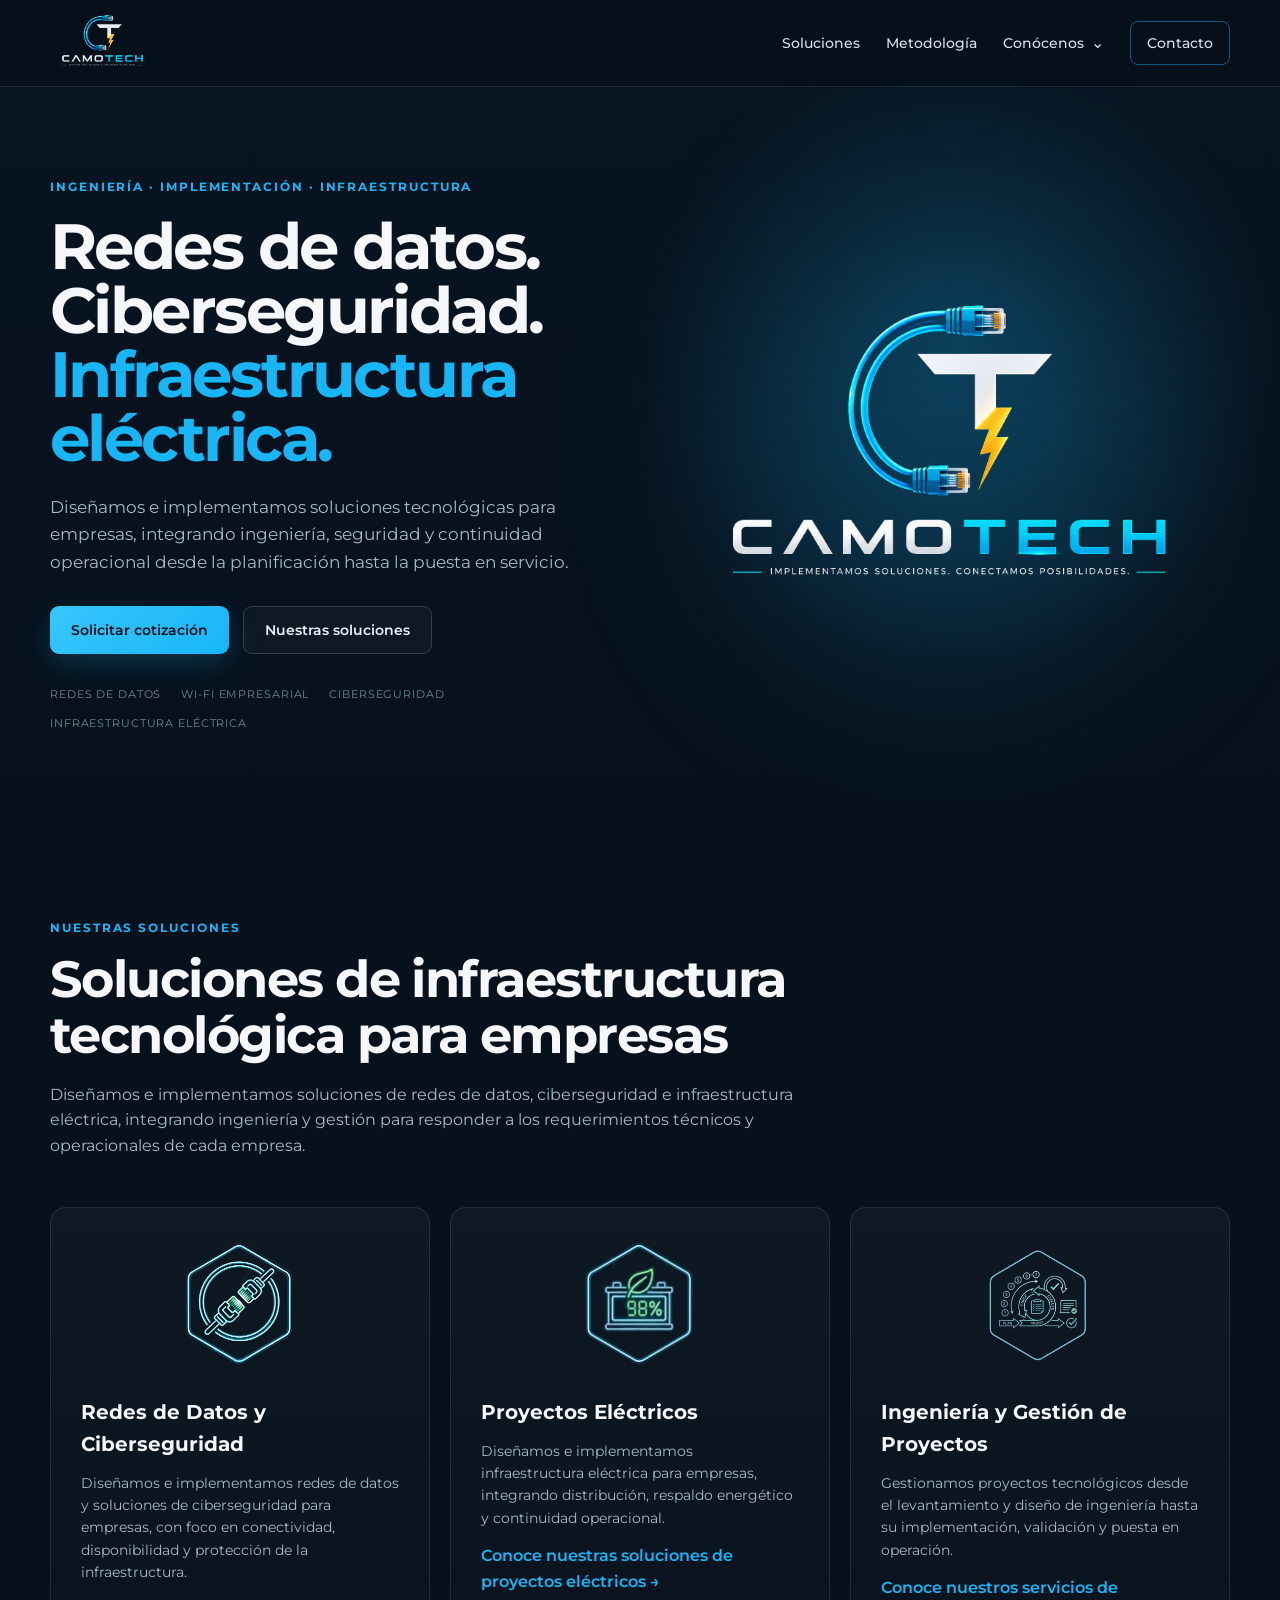
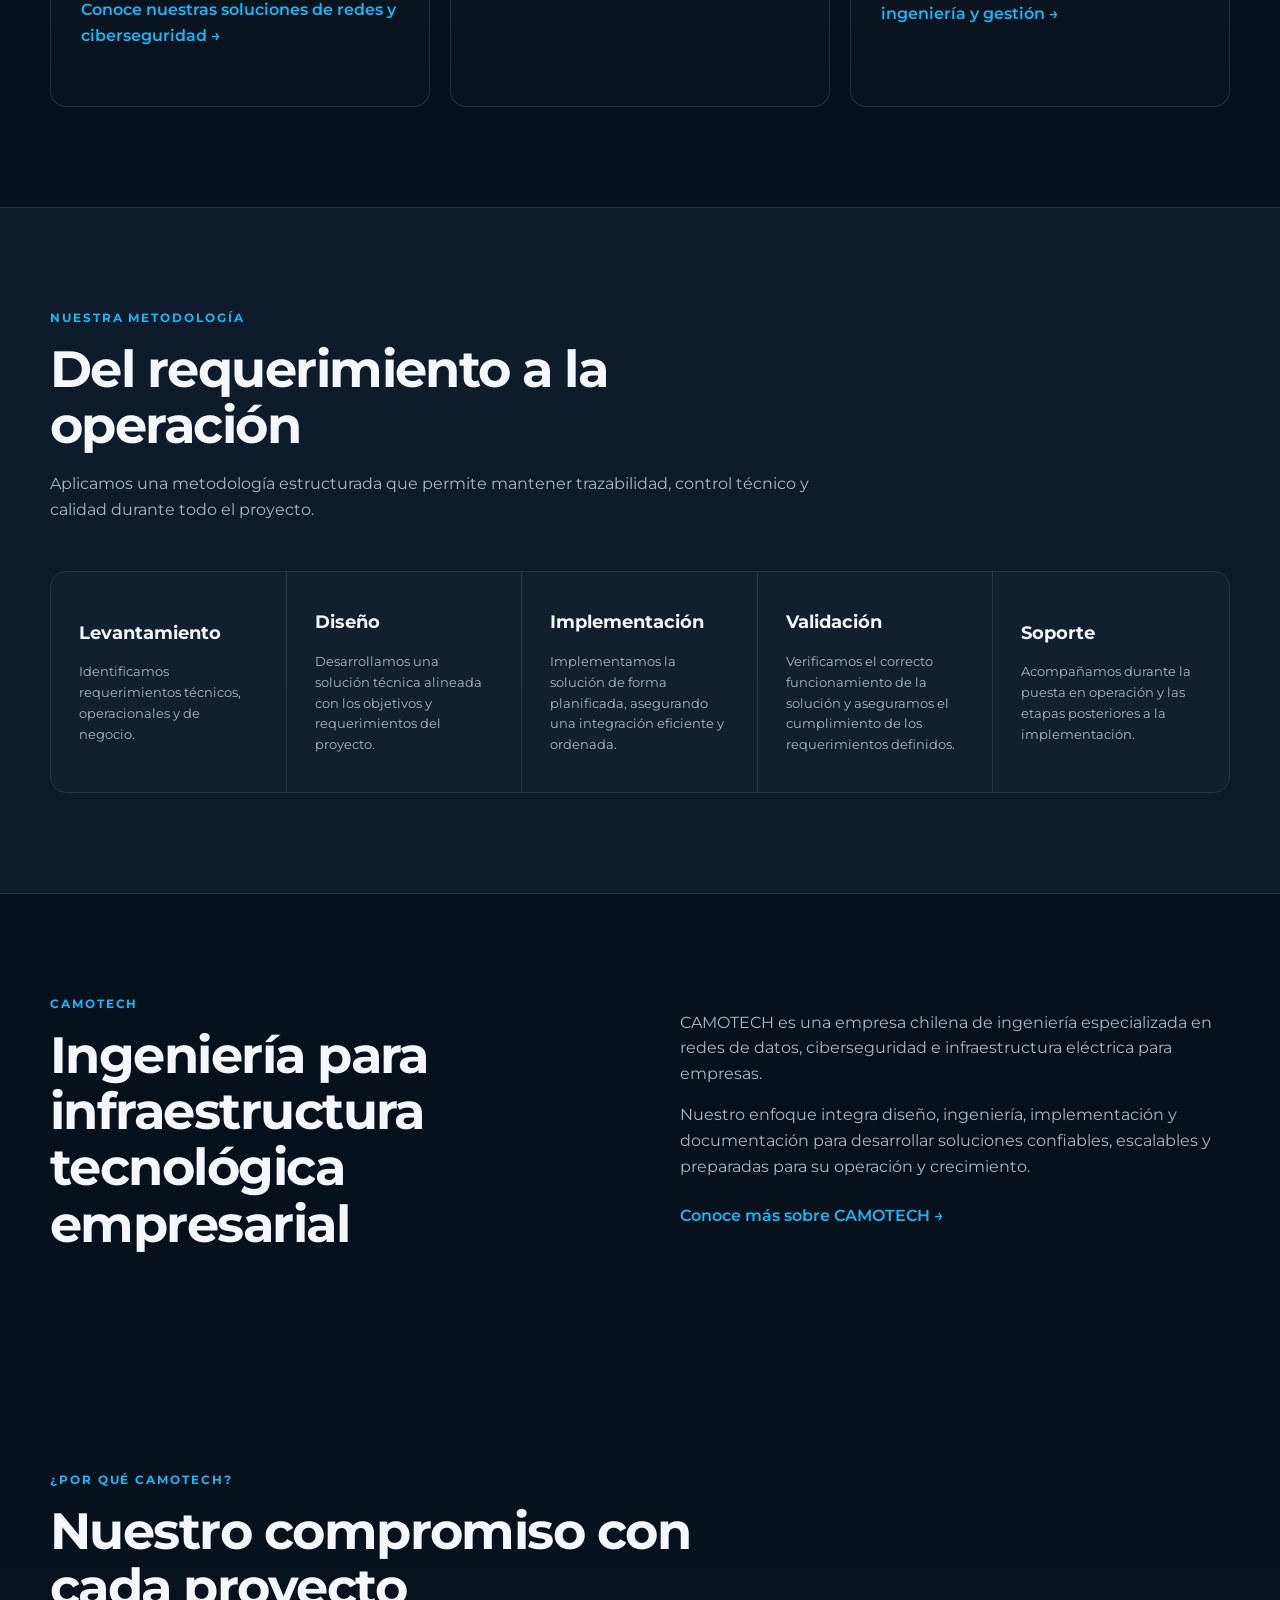
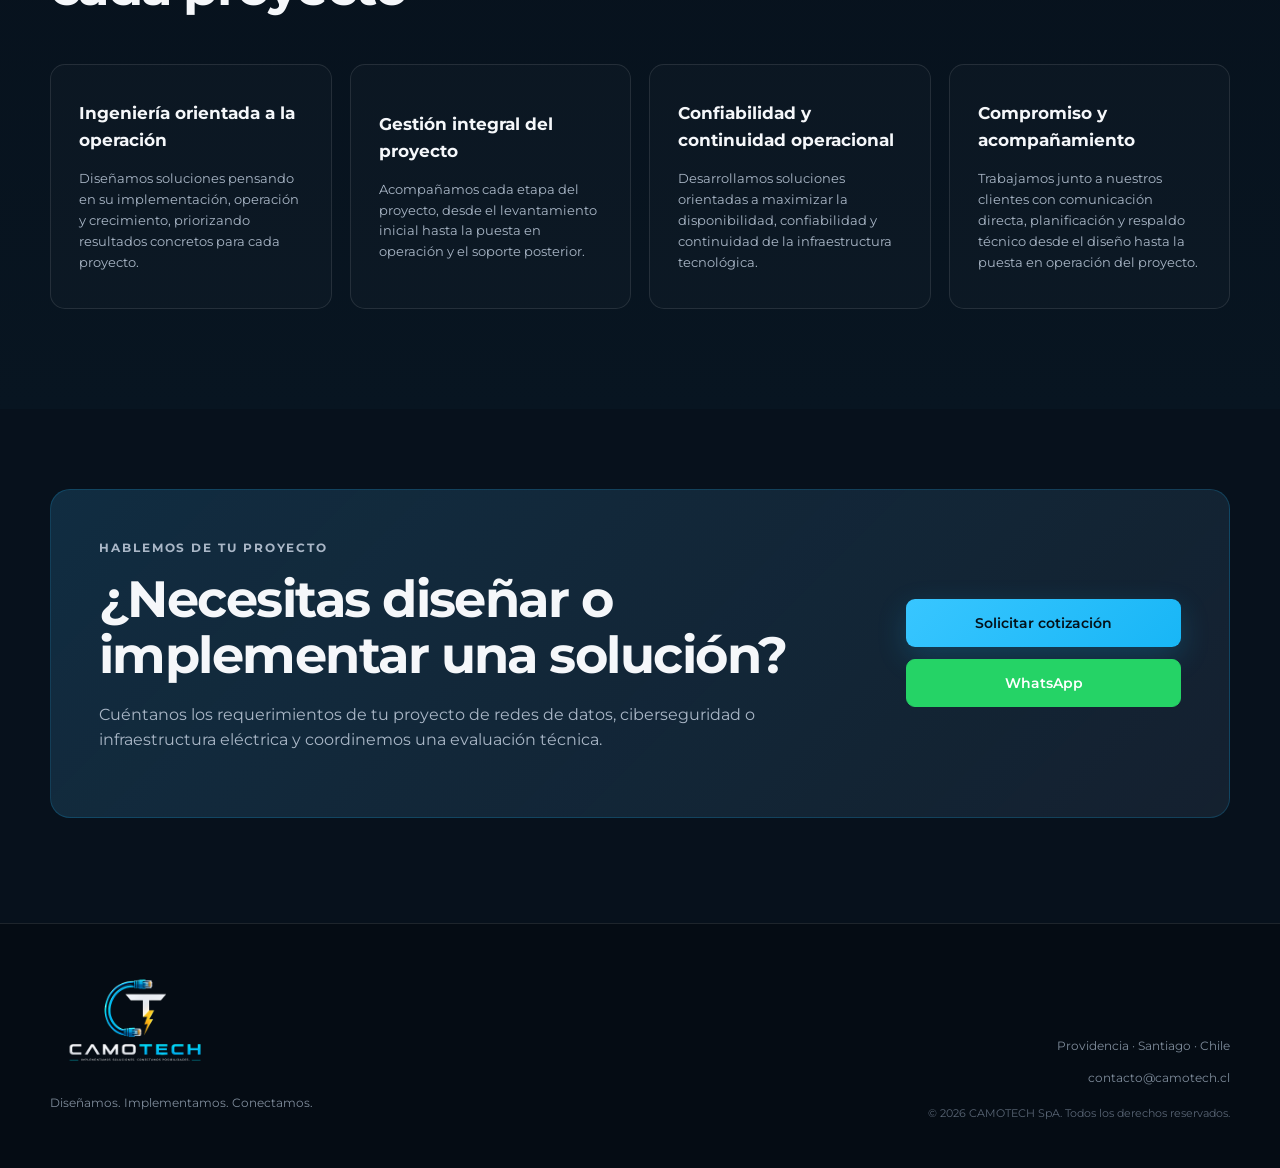
<file: index.html>
<!DOCTYPE html>
<html lang="es">
<head>
  <meta charset="UTF-8" />
  <meta name="viewport" content="width=device-width, initial-scale=1.0" />

  <title>CAMOTECH | Ingeniería de Redes, Telecomunicaciones y Proyectos Eléctricos</title>

  <meta
    name="description"
    content="Desarrollamos proyectos de ingeniería de redes, telecomunicaciones y proyectos eléctricos para empresas, acompañando cada etapa desde el diseño hasta la implementación y soporte."
  />

  <!-- Open Graph -->
  <meta property="og:type" content="website" />
  <meta property="og:url" content="https://camotech.cl/" />
  <meta property="og:title" content="Redes, Ciberseguridad e Infraestructura Eléctrica | CAMOTECH" />
  <meta property="og:description" content="Diseñamos e implementamos redes de datos, seguridad de la información e infraestructura eléctrica para empresas en Chile, desde la ingeniería hasta la puesta en operación." />
  <meta property="og:image" content="https://camotech.cl/og-image.png" />

  <!-- Twitter -->
  <meta name="twitter:card" content="summary_large_image" />
  <meta name="twitter:title" content="Redes, Ciberseguridad e Infraestructura Eléctrica | CAMOTECH" />
  <meta name="twitter:description" content="Diseñamos e implementamos redes de datos, seguridad de la información e infraestructura eléctrica para empresas en Chile, desde la ingeniería hasta la puesta en operación." />
  <meta name="twitter:image" content="https://camotech.cl/og-image.png" />
  <link rel="canonical" href="https://camotech.cl/" />
  <link rel="preconnect" href="https://fonts.googleapis.com" />
  <link rel="preconnect" href="https://fonts.gstatic.com" crossorigin />

  <link
    href="https://fonts.googleapis.com/css2?family=Montserrat:wght@400;500;600;700;800&display=swap"
    rel="stylesheet"
  />

  <!-- Google Analytics -->
  <script async src="https://www.googletagmanager.com/gtag/js?id=G-BHPN498LLK"></script>
  <script>
    window.dataLayer = window.dataLayer || [];
    function gtag(){dataLayer.push(arguments);}
    gtag('js', new Date());
    gtag('config', 'G-BHPN498LLK');
  </script>
<script type="application/ld+json">
{
  "@context": "https://schema.org",
  "@type": "Organization",
  "name": "CAMOTECH SpA",
  "url": "https://camotech.cl/",
  "logo": "https://camotech.cl/logo.png",
  "email": "contacto@camotech.cl",
  "address": {
    "@type": "PostalAddress",
    "addressLocality": "Providencia",
    "addressRegion": "Región Metropolitana",
    "addressCountry": "CL"
  },
  "description": "Empresa chilena de ingeniería de redes, telecomunicaciones, infraestructura tecnológica y proyectos eléctricos para empresas."
}
</script>
  <link rel="stylesheet" href="style.css" />
</head>

<body>
  <!-- HEADER -->
  <header class="header">
    <nav class="nav container">

      <a class="logo" href="#inicio">
        <img src="logo.png" alt="CAMOTECH" />
      </a>

   <div class="nav-links">

  <a href="#servicios">Soluciones</a>

  <a href="#metodologia">Metodología</a>

  <div class="nav-dropdown">

    <button class="nav-dropdown-toggle" type="button">
      Conócenos
      <span class="dropdown-arrow">⌄</span>
    </button>

    <div class="nav-dropdown-menu">

      <a href="quienes-somos.html">
        Quiénes somos
      </a>

      <a href="codigo-etico.html">
        Código Ético
      </a>

      <a href="marcas.html">
        Marcas y tecnologías
      </a>

      <a href="politicas.html">
        Políticas
      </a>

    </div>

  </div>

  <a href="#contacto" class="nav-contact">Contacto</a>

</div>

    </nav>
  </header>


  <main>

    <!-- HERO -->
    <section id="inicio" class="hero">

      <div class="container hero-layout">

        <div class="hero-copy">

          <p class="eyebrow">
            INGENIERÍA · IMPLEMENTACIÓN · INFRAESTRUCTURA
          </p>

        <h1>
            Redes de datos.<br />
            Ciberseguridad.<br />
            <span>Infraestructura eléctrica.</span>
        </h1>

          <p class="hero-text">
            Diseñamos e implementamos soluciones tecnológicas para empresas,
            integrando ingeniería, seguridad y continuidad operacional desde
            la planificación hasta la puesta en servicio.
          </p>

          <div class="hero-actions">

            <a class="btn btn-primary" href="#contacto">
              Solicitar cotización
            </a>

            <a class="btn btn-secondary" href="#servicios">
              Nuestras soluciones
            </a>

          </div>

          <div class="hero-tags">
            <span>Redes de datos</span>
            <span>Wi-Fi empresarial</span>
            <span>Ciberseguridad</span>
            <span>Infraestructura eléctrica</span>
          </div>

        </div>


        <div class="hero-logo">
          <div class="logo-glow"></div>
          <img src="logo.png" alt="Logo CAMOTECH" />
        </div>

      </div>

    </section>


    <!-- SOLUCIONES -->
    <section id="servicios" class="section">

      <div class="container">

        <div class="section-header">

          <p class="eyebrow">
            NUESTRAS SOLUCIONES
          </p>

          <h2>
            Soluciones de infraestructura tecnológica para empresas
          </h2>

        <p>
          Diseñamos e implementamos soluciones de redes de datos, ciberseguridad
          e infraestructura eléctrica, integrando ingeniería y gestión para
          responder a los requerimientos técnicos y operacionales de cada empresa.
        </p>
        </div>


        <div class="service-grid">

          <!-- REDES -->
          <article class="service-card">

            <div class="service-icon">
              <img src="redes.png" alt="Redes y Telecomunicaciones" />
            </div>

            <h3>
              Redes de Datos y Ciberseguridad
            </h3>

            <p>
              Diseñamos e implementamos redes de datos y soluciones de
              ciberseguridad para empresas, con foco en conectividad,
              disponibilidad y protección de la infraestructura.
            </p>
             
          <a class="inline-link" href="redes-datos-ciberseguridad.html">
            Conoce nuestras soluciones de redes y ciberseguridad →
          </a>
          </article>


          <!-- PROYECTOS ELÉCTRICOS -->
          <article class="service-card">

            <div class="service-icon">
              <img src="electricidad.png" alt="Proyectos Eléctricos" />
            </div>

            <h3>
              Proyectos Eléctricos
            </h3>

           <p>
            <p>
            Diseñamos e implementamos infraestructura eléctrica para empresas,
            integrando distribución, respaldo energético y continuidad operacional.
          </p>


        
              <a class="inline-link" href="proyectos-electricos.html">
                Conoce nuestras soluciones de proyectos eléctricos →
              </a>
          </article>


          <!-- INGENIERÍA -->
          <article class="service-card">

            <div class="service-icon">
              <img src="Ingenieria.png" alt="Ingeniería y Gestión de Proyectos" />
            </div>

            <h3>
              Ingeniería y Gestión de Proyectos
            </h3>

          <p>
              Gestionamos proyectos tecnológicos desde el levantamiento y diseño
              de ingeniería hasta su implementación, validación y puesta en operación.
            </p>

        
            <a class="inline-link" href="ingenieria-gestion-proyectos.html">
              Conoce nuestros servicios de ingeniería y gestión →
            </a>
          </article>

        </div>

      </div>

    </section>


    <!-- METODOLOGÍA -->
    <section id="metodologia" class="method">

      <div class="container">

        <div class="section-header method-heading">

          <p class="eyebrow">
            NUESTRA METODOLOGÍA
          </p>

          <h2>
            Del requerimiento a la operación
          </h2>

          <p>
            Aplicamos una metodología estructurada que permite mantener
            trazabilidad, control técnico y calidad durante todo el proyecto.
          </p>

        </div>


        <div class="method-grid">

          <div class="method-step">
            <h3>Levantamiento</h3>
            <p>
              Identificamos requerimientos técnicos, operacionales y de negocio.
            </p>
          </div>

          <div class="method-step">
            <h3>Diseño</h3>
            <p>
              Desarrollamos una solución técnica alineada con los objetivos y
              requerimientos del proyecto.
            </p>
          </div>

          <div class="method-step">
            <h3>Implementación</h3>
            <p>
              Implementamos la solución de forma planificada, asegurando una
              integración eficiente y ordenada.
            </p>
          </div>

          <div class="method-step">
            <h3>Validación</h3>
            <p>
              Verificamos el correcto funcionamiento de la solución y aseguramos
              el cumplimiento de los requerimientos definidos.
            </p>
          </div>

          <div class="method-step">
            <h3>Soporte</h3>
            <p>
              Acompañamos durante la puesta en operación y las etapas posteriores
              a la implementación.
            </p>
          </div>

        </div>

      </div>

    </section>


    <!-- NOSOTROS -->
    <section id="nosotros" class="section about">

      <div class="container about-layout">

        <div>
          <p class="eyebrow">CAMOTECH</p>
          <h2>Ingeniería para infraestructura tecnológica empresarial</h2>
        </div>

        <div class="about-text">

          <p>
            CAMOTECH es una empresa chilena de ingeniería especializada en
            redes de datos, ciberseguridad e infraestructura eléctrica para
            empresas.
          </p> 

           <p>
            Nuestro enfoque integra diseño, ingeniería, implementación y
            documentación para desarrollar soluciones confiables, escalables
            y preparadas para su operación y crecimiento.
          </p>
      <a class="inline-link" href="quienes-somos.html">
        Conoce más sobre CAMOTECH →
      </a>
        </div>

      </div>

    </section>


    <!-- POR QUÉ CAMOTECH -->
    <section class="section why">

      <div class="container">

        <div class="section-header">

          <p class="eyebrow">
            ¿POR QUÉ CAMOTECH?
          </p>

          <h2>
            Nuestro compromiso con cada proyecto
          </h2>

        </div>


        <div class="why-grid">

          <article class="why-card">

            <h3>
              Ingeniería orientada a la operación
            </h3>

            <p>
              Diseñamos soluciones pensando en su implementación, operación y
              crecimiento, priorizando resultados concretos para cada proyecto.
            </p>

          </article>


          <article class="why-card">

            <h3>
              Gestión integral del proyecto
            </h3>

            <p>
              Acompañamos cada etapa del proyecto, desde el levantamiento inicial
              hasta la puesta en operación y el soporte posterior.
            </p>

          </article>


          <article class="why-card">

            <h3>
              Confiabilidad y continuidad operacional
            </h3>

            <p>
              Desarrollamos soluciones orientadas a maximizar la disponibilidad,
              confiabilidad y continuidad de la infraestructura tecnológica.
            </p>

          </article>


          <article class="why-card">

            <h3>
              Compromiso y acompañamiento
            </h3>

            <p>
              Trabajamos junto a nuestros clientes con comunicación directa,
              planificación y respaldo técnico desde el diseño hasta la puesta
              en operación del proyecto.
            </p>

          </article>

        </div>

      </div>

    </section>


    <!-- CONTACTO -->
    <section id="contacto" class="contact">

      <div class="container contact-box">

        <div>

          <p class="eyebrow">
            HABLEMOS DE TU PROYECTO
          </p>

          <h2>
            ¿Necesitas diseñar o implementar una solución?
          </h2>

          <p>
         <p>
            Cuéntanos los requerimientos de tu proyecto de redes de datos,
            ciberseguridad o infraestructura eléctrica y coordinemos una
            evaluación técnica.
          </p>
          </p>

        </div>


     <div class="contact-actions">

  <a
    class="btn btn-primary"
    href="mailto:contacto@camotech.cl?subject=Solicitud%20de%20cotización%20CAMOTECH"
  >
    Solicitar cotización
  </a>

  <a
    class="btn btn-whatsapp"
    href="https://wa.me/56978053548?text=Hola%2C%20quiero%20consultar%20por%20los%20servicios%20de%20CAMOTECH"
    target="_blank"
    rel="noopener noreferrer"
  >
    WhatsApp
  </a>

</div>

      </div>

    </section>

  </main>


  <!-- FOOTER -->
  <footer>

    <div class="container footer-content">

      <div class="footer-brand">

        <img src="logo.png" alt="CAMOTECH" />

        <p>
          Diseñamos. Implementamos. Conectamos.
        </p>

      </div>


      <div class="footer-info">

        <p>
          Providencia · Santiago · Chile
        </p>

        <p>
          contacto@camotech.cl
        </p>

        <small>
          © 2026 CAMOTECH SpA. Todos los derechos reservados.
        </small>

      </div>

    </div>

  </footer>

 </body>
</html>
</file>
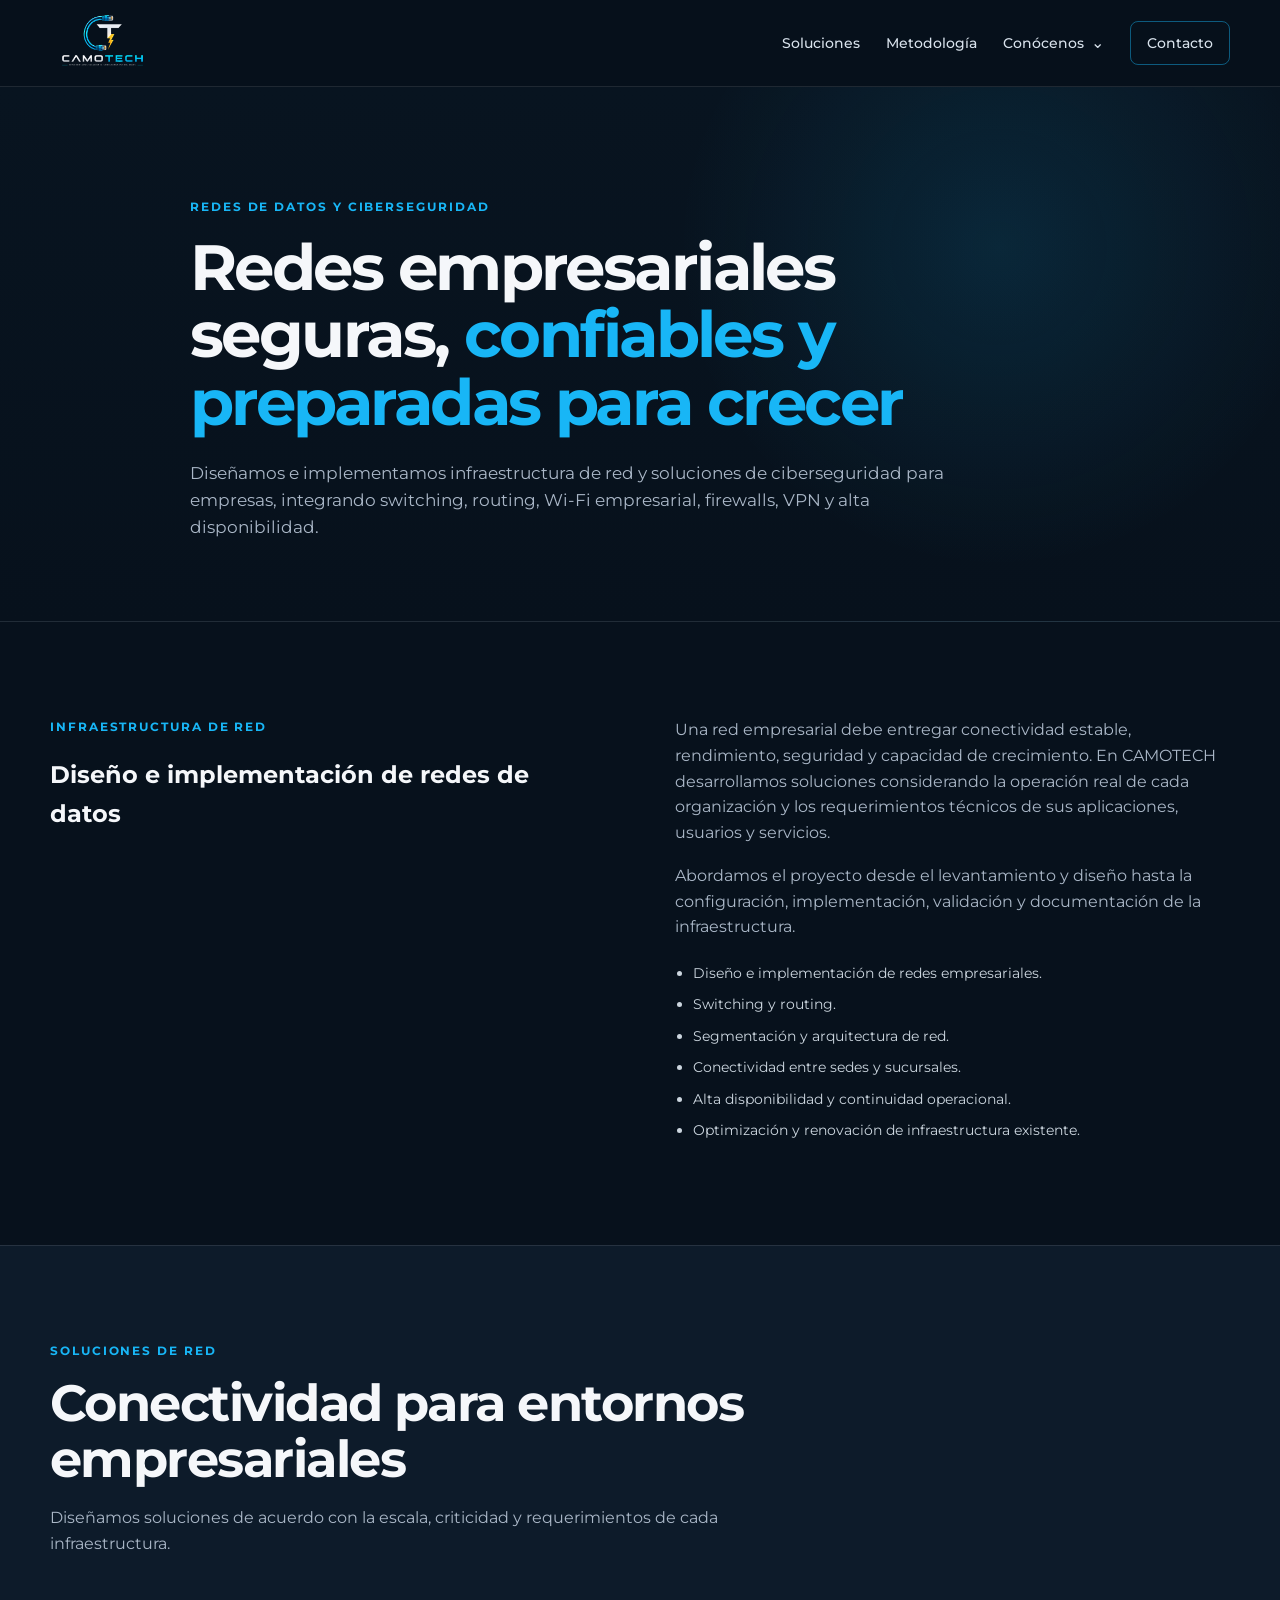
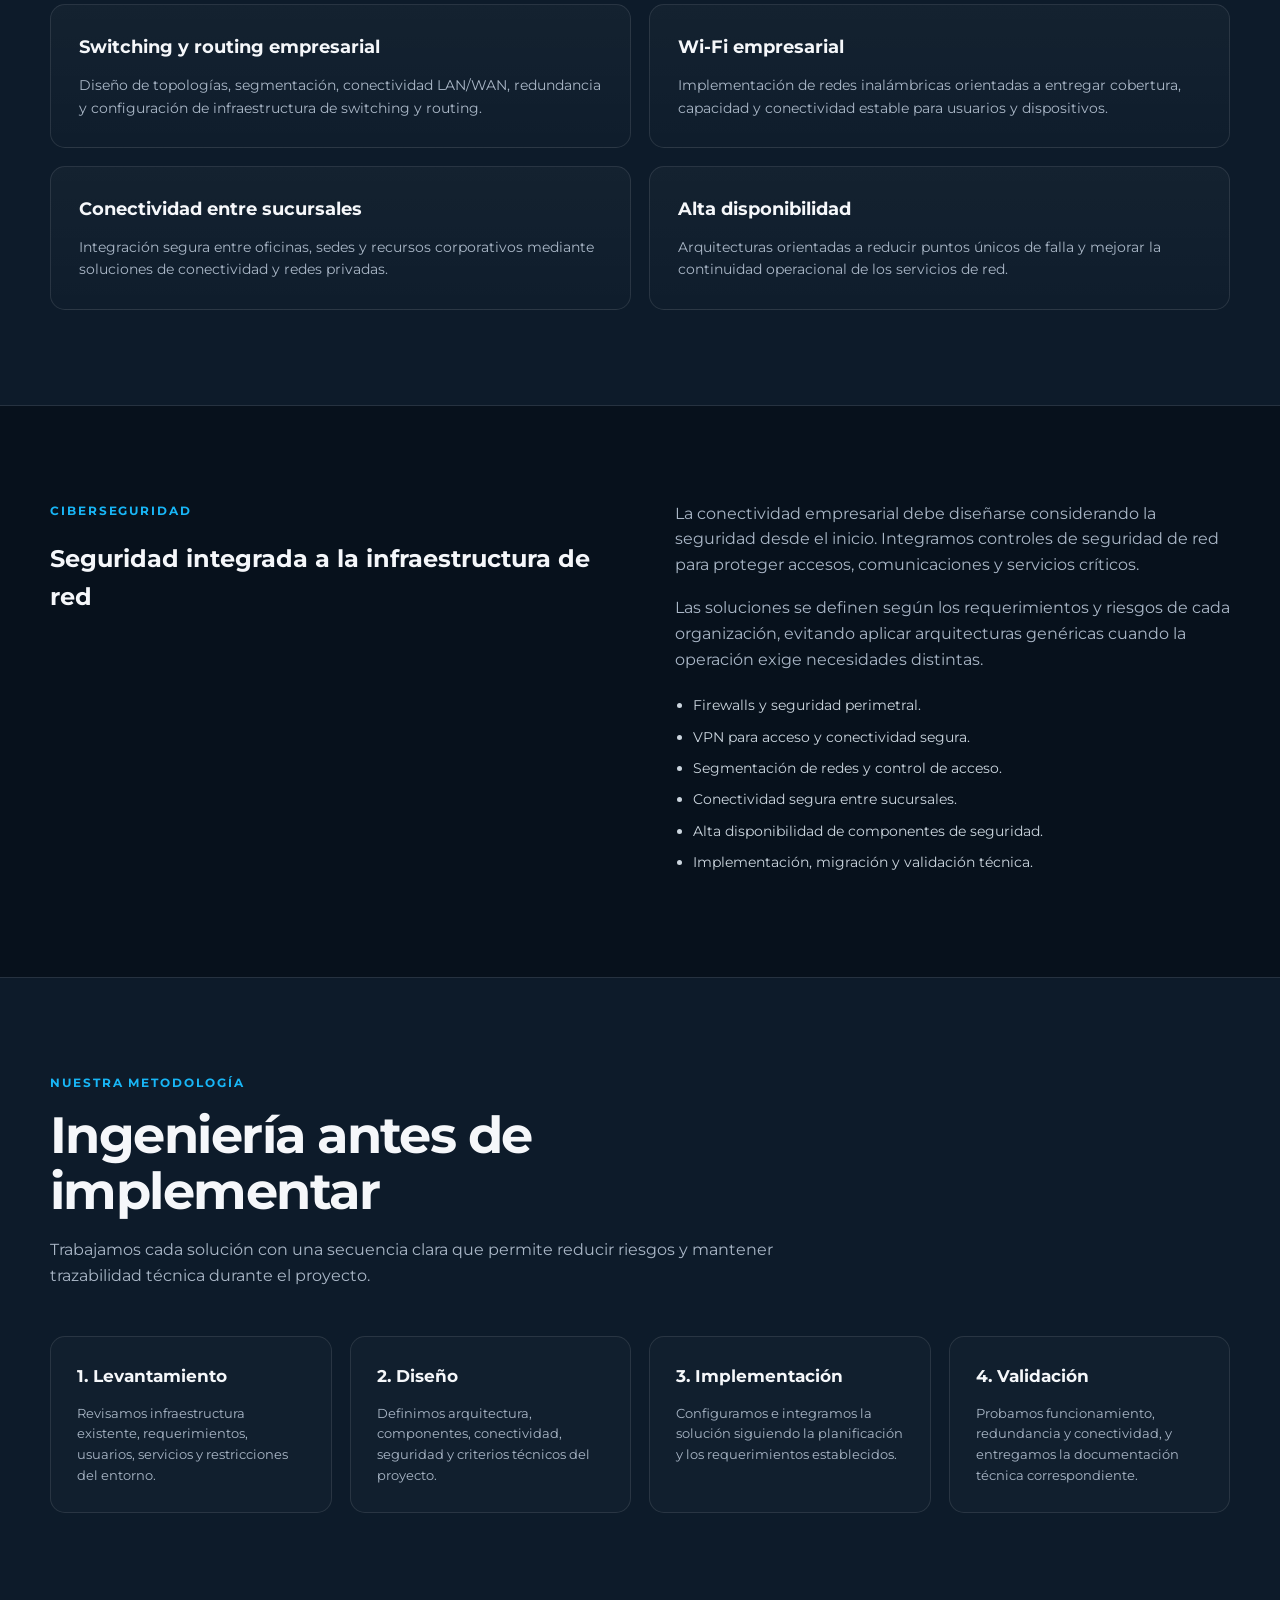
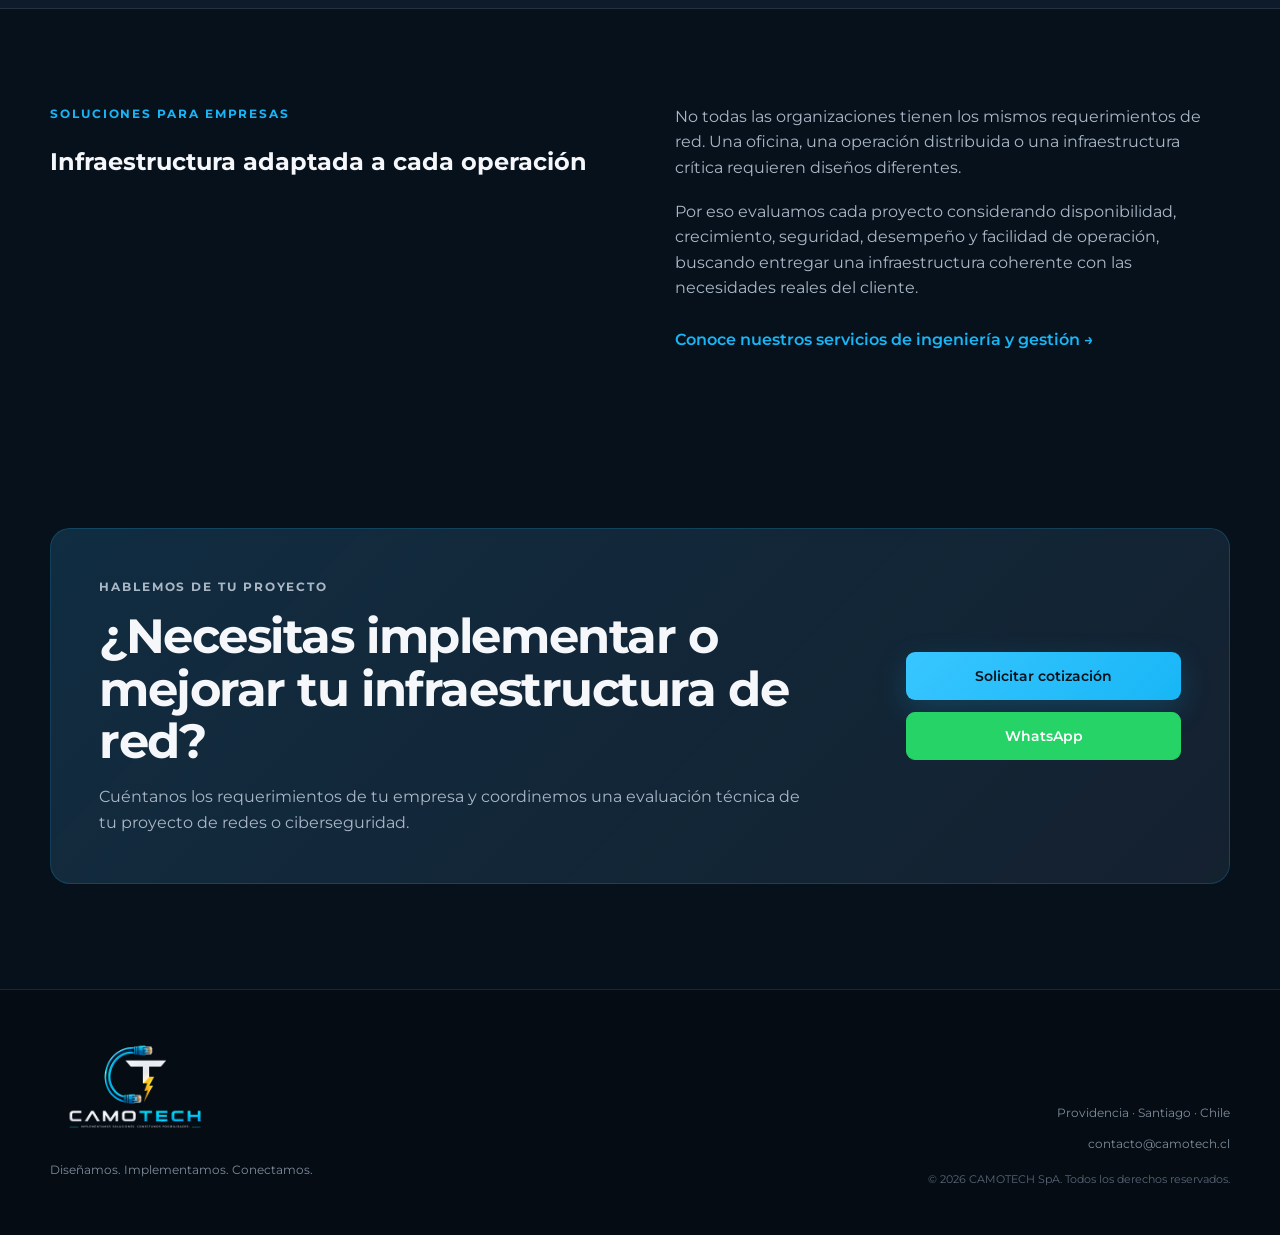
<file: camotech-redes-datos-ciberseguridad.html>
<!DOCTYPE html>
<html lang="es">
<head>
  <meta charset="UTF-8" />
  <meta name="viewport" content="width=device-width, initial-scale=1.0" />

  <title>Redes de Datos y Ciberseguridad para Empresas | CAMOTECH</title>
  <meta name="description" content="Diseñamos e implementamos redes de datos, Wi-Fi empresarial, firewalls, VPN y soluciones de ciberseguridad para empresas en Chile." />
  <link rel="canonical" href="https://camotech.cl/redes-datos-ciberseguridad.html" />

  <meta property="og:type" content="website" />
  <meta property="og:url" content="https://camotech.cl/redes-datos-ciberseguridad.html" />
  <meta property="og:title" content="Redes de Datos y Ciberseguridad para Empresas | CAMOTECH" />
  <meta property="og:description" content="Diseñamos e implementamos redes de datos, Wi-Fi empresarial, firewalls, VPN y soluciones de ciberseguridad para empresas en Chile." />
  <meta property="og:image" content="https://camotech.cl/og-image.png" />

  <meta name="twitter:card" content="summary_large_image" />
  <meta name="twitter:title" content="Redes de Datos y Ciberseguridad para Empresas | CAMOTECH" />
  <meta name="twitter:description" content="Diseñamos e implementamos redes de datos, Wi-Fi empresarial, firewalls, VPN y soluciones de ciberseguridad para empresas en Chile." />
  <meta name="twitter:image" content="https://camotech.cl/og-image.png" />

  <link rel="preconnect" href="https://fonts.googleapis.com" />
  <link rel="preconnect" href="https://fonts.gstatic.com" crossorigin />
  <link href="https://fonts.googleapis.com/css2?family=Montserrat:wght@400;500;600;700;800&display=swap" rel="stylesheet" />

  <script async src="https://www.googletagmanager.com/gtag/js?id=G-BHPN498LLK"></script>
  <script>
    window.dataLayer = window.dataLayer || [];
    function gtag(){dataLayer.push(arguments);}
    gtag('js', new Date());
    gtag('config', 'G-BHPN498LLK');
  </script>

  <script type="application/ld+json">
  {
    "@context": "https://schema.org",
    "@type": "Service",
    "name": "Redes de Datos y Ciberseguridad para Empresas",
    "provider": {
      "@type": "Organization",
      "name": "CAMOTECH SpA",
      "url": "https://camotech.cl/"
    },
    "areaServed": {
      "@type": "Country",
      "name": "Chile"
    },
    "serviceType": [
      "Redes de datos",
      "Wi-Fi empresarial",
      "Ciberseguridad",
      "Firewalls",
      "VPN",
      "Conectividad entre sucursales"
    ],
    "url": "https://camotech.cl/redes-datos-ciberseguridad.html",
    "description": "Diseño e implementación de redes de datos y soluciones de ciberseguridad para empresas en Chile."
  }
  </script>

  <link rel="stylesheet" href="style.css" />

  <style>
    .page-hero{padding:110px 0 80px;background:radial-gradient(circle at 78% 30%,rgba(24,182,246,.12),transparent 30%),linear-gradient(180deg,#081420 0%,#07111c 100%);border-bottom:1px solid var(--line)}
    .page-hero-content{max-width:900px}
    .page-hero h1{margin:18px 0 24px;font-size:clamp(42px,5vw,68px);line-height:1.05;letter-spacing:-.04em}
    .page-hero h1 span{color:var(--cyan)}
    .page-hero-text{max-width:780px;margin:0;color:var(--muted);font-size:17px}
    .content-section{padding:95px 0}
    .content-section.alt{background:var(--bg2);border-top:1px solid var(--line);border-bottom:1px solid var(--line)}
    .content-grid{display:grid;grid-template-columns:1fr 1fr;gap:70px;align-items:start}
    .content-copy p{color:var(--muted);margin:0 0 18px}
    .solution-grid{display:grid;grid-template-columns:repeat(2,1fr);gap:18px;margin-top:38px}
    .solution-card{padding:28px;border:1px solid var(--line);border-radius:15px;background:linear-gradient(180deg,rgba(255,255,255,.03),rgba(255,255,255,.012))}
    .solution-card h3{margin:0 0 12px;font-size:18px}
    .solution-card p{margin:0;color:var(--muted);font-size:14px}
    .detail-list{margin:22px 0 0;padding-left:18px;color:#ccd6df;font-size:14px}
    .detail-list li{margin-bottom:9px}
    .process-grid{display:grid;grid-template-columns:repeat(4,1fr);gap:18px;margin-top:38px}
    .process-card{padding:26px;border:1px solid var(--line);border-radius:15px;background:rgba(255,255,255,.018)}
    .process-card h3{margin:0 0 12px;font-size:17px}
    .process-card p{margin:0;color:var(--muted);font-size:13px}
    .inline-link{display:inline-block;margin-top:8px;color:var(--cyan);font-weight:600;transition:.2s}
    .inline-link:hover{color:var(--cyan2)}
    .service-cta{padding:80px 0 105px}
    .service-cta-box{padding:48px;display:flex;justify-content:space-between;align-items:center;gap:40px;border:1px solid rgba(24,182,246,.20);border-radius:20px;background:linear-gradient(135deg,rgba(24,182,246,.10),rgba(255,255,255,.015)),var(--panel)}
    .service-cta-box h2{margin:14px 0 16px;font-size:clamp(32px,4vw,48px);line-height:1.1;letter-spacing:-.03em}
    .service-cta-box p{margin:0;color:var(--muted);max-width:720px}
    @media(max-width:980px){.content-grid{grid-template-columns:1fr;gap:28px}.solution-grid{grid-template-columns:1fr}.process-grid{grid-template-columns:1fr 1fr}.service-cta-box{flex-direction:column;align-items:flex-start}}
    @media(max-width:700px){.page-hero{padding:90px 0 65px}.page-hero h1{font-size:42px}.content-section{padding:76px 0}.process-grid{grid-template-columns:1fr}.service-cta-box{padding:32px 24px}}
  </style>
</head>

<body>
  <header class="header">
    <nav class="nav container">
      <a class="logo" href="index.html#inicio"><img src="logo.png" alt="CAMOTECH" /></a>

      <div class="nav-links">
        <a href="index.html#servicios">Soluciones</a>
        <a href="index.html#metodologia">Metodología</a>

        <div class="nav-dropdown">
          <button class="nav-dropdown-toggle" type="button">
            Conócenos
            <span class="dropdown-arrow">⌄</span>
          </button>
          <div class="nav-dropdown-menu">
            <a href="quienes-somos.html">Quiénes somos</a>
            <a href="codigo-etico.html">Código Ético</a>
            <a href="marcas.html">Marcas y tecnologías</a>
            <a href="politicas.html">Políticas</a>
          </div>
        </div>

        <a href="index.html#contacto" class="nav-contact">Contacto</a>
      </div>
    </nav>
  </header>

  <main>
    <section class="page-hero">
      <div class="container page-hero-content">
        <p class="eyebrow">REDES DE DATOS Y CIBERSEGURIDAD</p>
        <h1>Redes empresariales seguras, <span>confiables y preparadas para crecer</span></h1>
        <p class="page-hero-text">
          Diseñamos e implementamos infraestructura de red y soluciones de ciberseguridad para empresas, integrando switching, routing, Wi-Fi empresarial, firewalls, VPN y alta disponibilidad.
        </p>
      </div>
    </section>

    <section class="content-section">
      <div class="container content-grid">
        <div>
          <p class="eyebrow">INFRAESTRUCTURA DE RED</p>
          <h2>Diseño e implementación de redes de datos</h2>
        </div>
        <div class="content-copy">
          <p>Una red empresarial debe entregar conectividad estable, rendimiento, seguridad y capacidad de crecimiento. En CAMOTECH desarrollamos soluciones considerando la operación real de cada organización y los requerimientos técnicos de sus aplicaciones, usuarios y servicios.</p>
          <p>Abordamos el proyecto desde el levantamiento y diseño hasta la configuración, implementación, validación y documentación de la infraestructura.</p>
          <ul class="detail-list">
            <li>Diseño e implementación de redes empresariales.</li>
            <li>Switching y routing.</li>
            <li>Segmentación y arquitectura de red.</li>
            <li>Conectividad entre sedes y sucursales.</li>
            <li>Alta disponibilidad y continuidad operacional.</li>
            <li>Optimización y renovación de infraestructura existente.</li>
          </ul>
        </div>
      </div>
    </section>

    <section class="content-section alt">
      <div class="container">
        <div class="section-header">
          <p class="eyebrow">SOLUCIONES DE RED</p>
          <h2>Conectividad para entornos empresariales</h2>
          <p>Diseñamos soluciones de acuerdo con la escala, criticidad y requerimientos de cada infraestructura.</p>
        </div>

        <div class="solution-grid">
          <article class="solution-card">
            <h3>Switching y routing empresarial</h3>
            <p>Diseño de topologías, segmentación, conectividad LAN/WAN, redundancia y configuración de infraestructura de switching y routing.</p>
          </article>

          <article class="solution-card">
            <h3>Wi-Fi empresarial</h3>
            <p>Implementación de redes inalámbricas orientadas a entregar cobertura, capacidad y conectividad estable para usuarios y dispositivos.</p>
          </article>

          <article class="solution-card">
            <h3>Conectividad entre sucursales</h3>
            <p>Integración segura entre oficinas, sedes y recursos corporativos mediante soluciones de conectividad y redes privadas.</p>
          </article>

          <article class="solution-card">
            <h3>Alta disponibilidad</h3>
            <p>Arquitecturas orientadas a reducir puntos únicos de falla y mejorar la continuidad operacional de los servicios de red.</p>
          </article>
        </div>
      </div>
    </section>

    <section class="content-section">
      <div class="container content-grid">
        <div>
          <p class="eyebrow">CIBERSEGURIDAD</p>
          <h2>Seguridad integrada a la infraestructura de red</h2>
        </div>
        <div class="content-copy">
          <p>La conectividad empresarial debe diseñarse considerando la seguridad desde el inicio. Integramos controles de seguridad de red para proteger accesos, comunicaciones y servicios críticos.</p>
          <p>Las soluciones se definen según los requerimientos y riesgos de cada organización, evitando aplicar arquitecturas genéricas cuando la operación exige necesidades distintas.</p>
          <ul class="detail-list">
            <li>Firewalls y seguridad perimetral.</li>
            <li>VPN para acceso y conectividad segura.</li>
            <li>Segmentación de redes y control de acceso.</li>
            <li>Conectividad segura entre sucursales.</li>
            <li>Alta disponibilidad de componentes de seguridad.</li>
            <li>Implementación, migración y validación técnica.</li>
          </ul>
        </div>
      </div>
    </section>

    <section class="content-section alt">
      <div class="container">
        <div class="section-header">
          <p class="eyebrow">NUESTRA METODOLOGÍA</p>
          <h2>Ingeniería antes de implementar</h2>
          <p>Trabajamos cada solución con una secuencia clara que permite reducir riesgos y mantener trazabilidad técnica durante el proyecto.</p>
        </div>

        <div class="process-grid">
          <article class="process-card">
            <h3>1. Levantamiento</h3>
            <p>Revisamos infraestructura existente, requerimientos, usuarios, servicios y restricciones del entorno.</p>
          </article>
          <article class="process-card">
            <h3>2. Diseño</h3>
            <p>Definimos arquitectura, componentes, conectividad, seguridad y criterios técnicos del proyecto.</p>
          </article>
          <article class="process-card">
            <h3>3. Implementación</h3>
            <p>Configuramos e integramos la solución siguiendo la planificación y los requerimientos establecidos.</p>
          </article>
          <article class="process-card">
            <h3>4. Validación</h3>
            <p>Probamos funcionamiento, redundancia y conectividad, y entregamos la documentación técnica correspondiente.</p>
          </article>
        </div>
      </div>
    </section>

    <section class="content-section">
      <div class="container content-grid">
        <div>
          <p class="eyebrow">SOLUCIONES PARA EMPRESAS</p>
          <h2>Infraestructura adaptada a cada operación</h2>
        </div>
        <div class="content-copy">
          <p>No todas las organizaciones tienen los mismos requerimientos de red. Una oficina, una operación distribuida o una infraestructura crítica requieren diseños diferentes.</p>
          <p>Por eso evaluamos cada proyecto considerando disponibilidad, crecimiento, seguridad, desempeño y facilidad de operación, buscando entregar una infraestructura coherente con las necesidades reales del cliente.</p>
          <a class="inline-link" href="ingenieria-gestion-proyectos.html">Conoce nuestros servicios de ingeniería y gestión →</a>
        </div>
      </div>
    </section>

    <section class="service-cta">
      <div class="container service-cta-box">
        <div>
          <p class="eyebrow">HABLEMOS DE TU PROYECTO</p>
          <h2>¿Necesitas implementar o mejorar tu infraestructura de red?</h2>
          <p>Cuéntanos los requerimientos de tu empresa y coordinemos una evaluación técnica de tu proyecto de redes o ciberseguridad.</p>
        </div>

        <div class="contact-actions">
          <a class="btn btn-primary" href="mailto:contacto@camotech.cl?subject=Proyecto%20de%20redes%20y%20ciberseguridad%20CAMOTECH">Solicitar cotización</a>
          <a class="btn btn-whatsapp" href="https://wa.me/56978053548?text=Hola%2C%20quiero%20consultar%20por%20un%20proyecto%20de%20redes%20o%20ciberseguridad%20con%20CAMOTECH" target="_blank" rel="noopener noreferrer">WhatsApp</a>
        </div>
      </div>
    </section>
  </main>

  <footer>
    <div class="container footer-content">
      <div class="footer-brand">
        <img src="logo.png" alt="CAMOTECH" />
        <p>Diseñamos. Implementamos. Conectamos.</p>
      </div>
      <div class="footer-info">
        <p>Providencia · Santiago · Chile</p>
        <p>contacto@camotech.cl</p>
        <small>© 2026 CAMOTECH SpA. Todos los derechos reservados.</small>
      </div>
    </div>
  </footer>
</body>
</html>
</file>
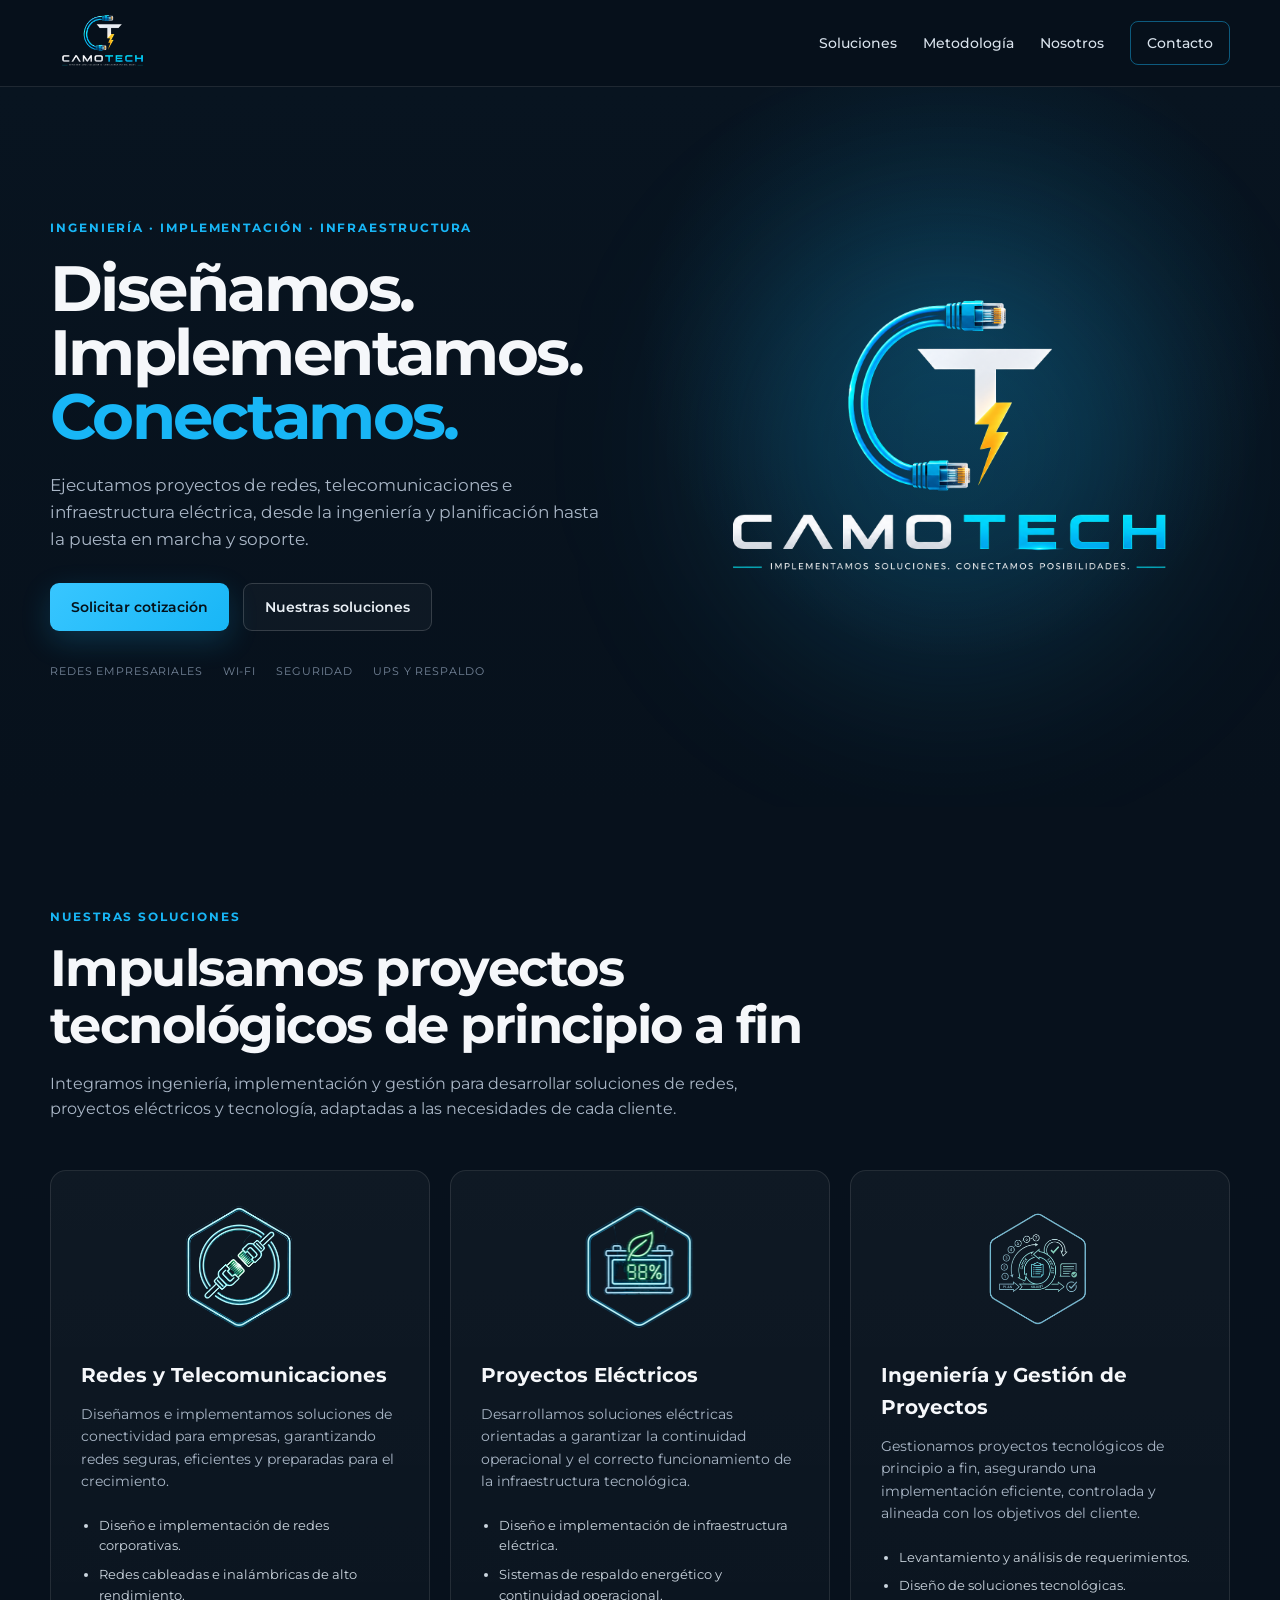
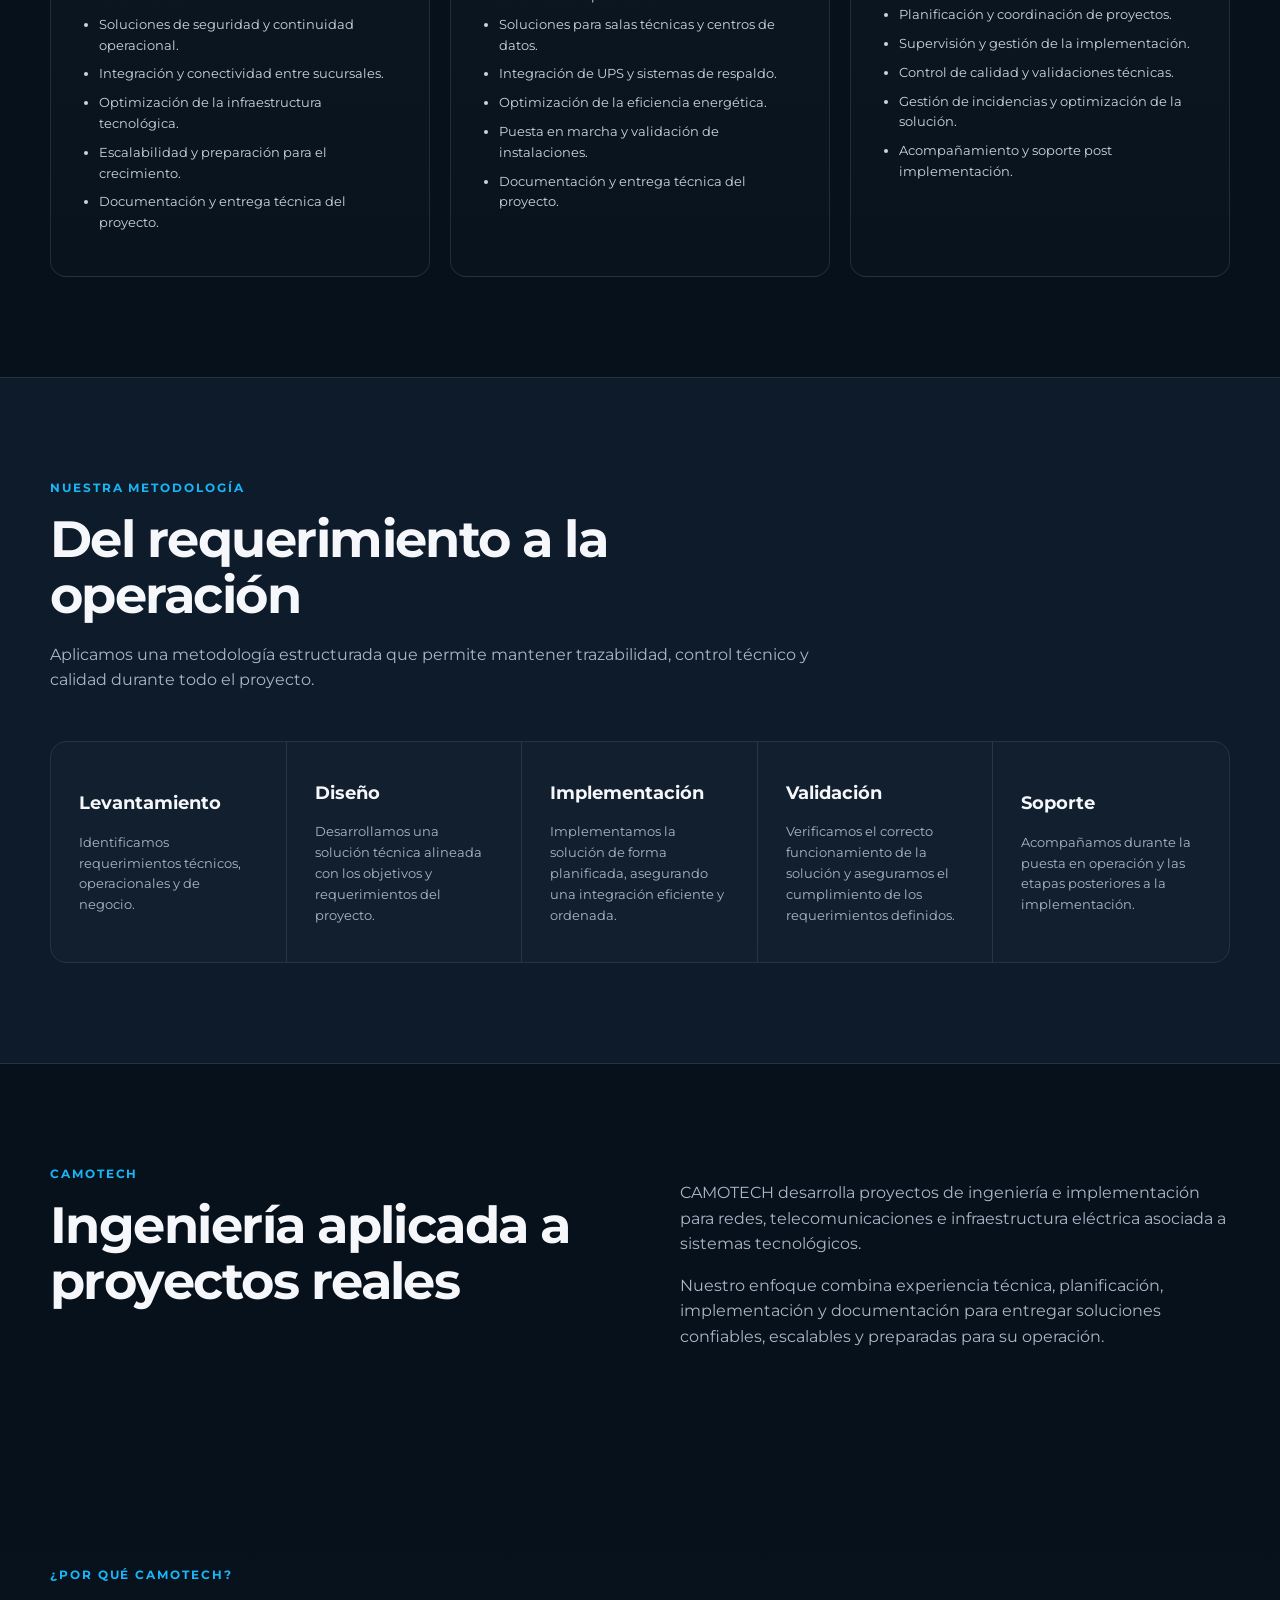
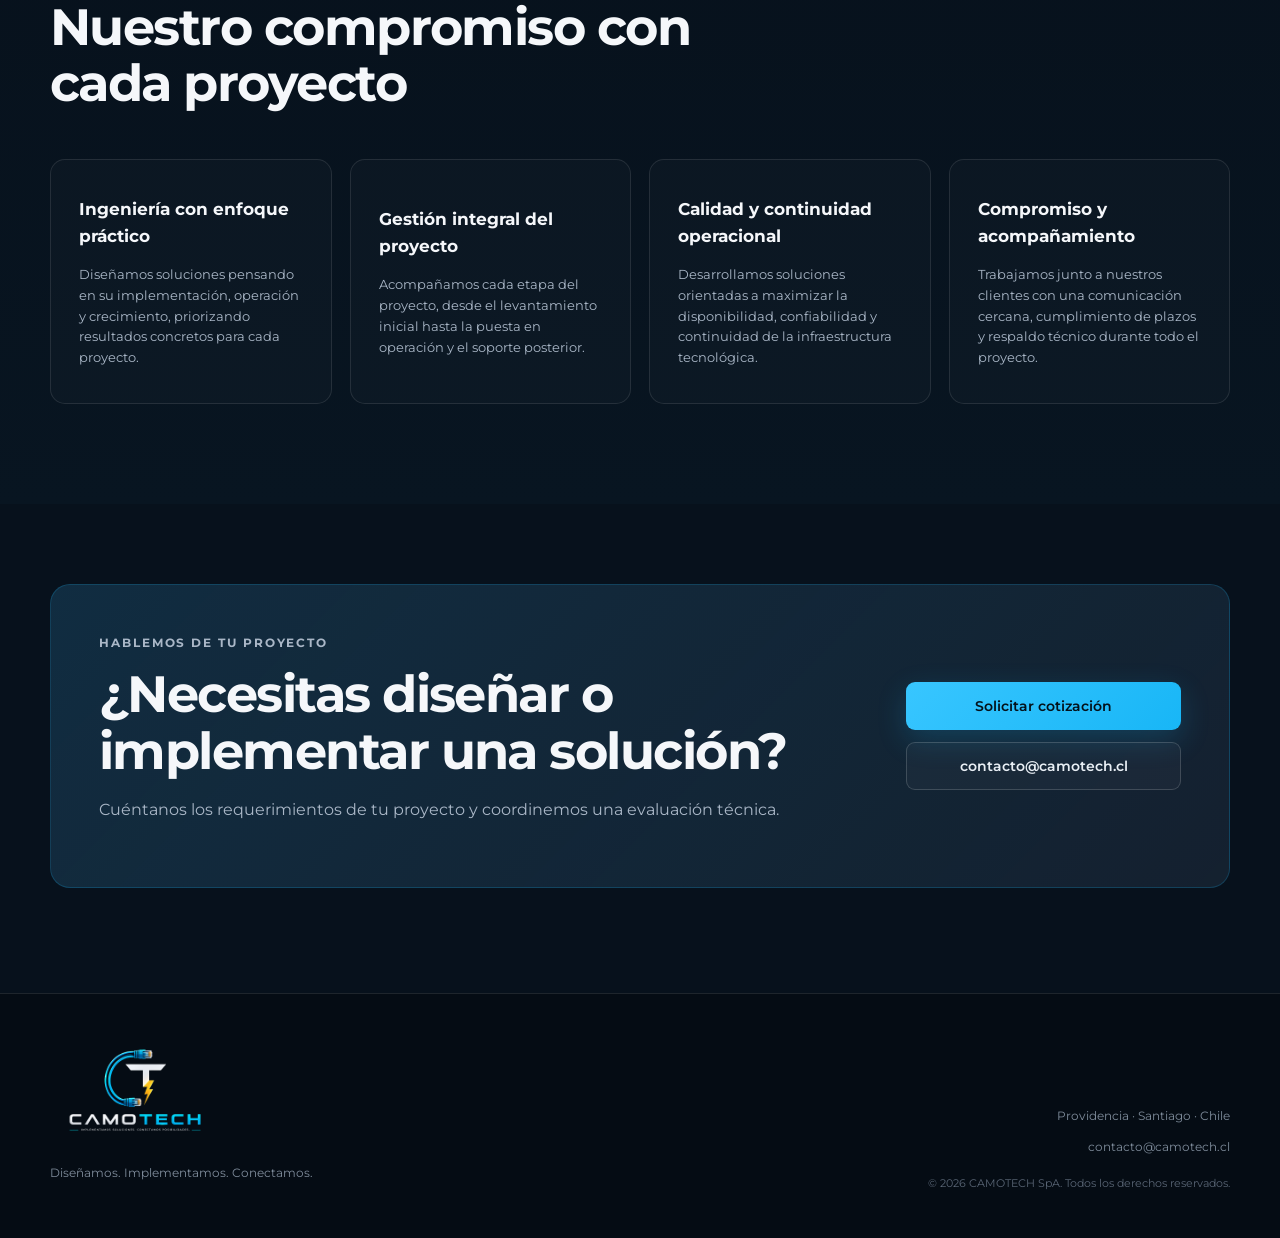
<file: index_camotech_actualizado.html>
<!DOCTYPE html>
<html lang="es">
<head>
  <meta charset="UTF-8" />
  <meta name="viewport" content="width=device-width, initial-scale=1.0" />
  <title>CAMOTECH | Ingeniería e Implementación de Proyectos</title>
  <meta
    name="description"
    content="CAMOTECH diseña e implementa soluciones de redes, telecomunicaciones, proyectos eléctricos e ingeniería para empresas."
  />
  <link rel="preconnect" href="https://fonts.googleapis.com">
  <link rel="preconnect" href="https://fonts.gstatic.com" crossorigin>
  <link
    href="https://fonts.googleapis.com/css2?family=Montserrat:wght@400;500;600;700;800&display=swap"
    rel="stylesheet"
  />
  <link rel="stylesheet" href="style.css" />
</head>

<body>

  <!-- HEADER -->
  <header class="header">
    <nav class="nav container">

      <a class="logo" href="#inicio">
        <img src="logo.png" alt="CAMOTECH" />
      </a>

      <div class="nav-links">
        <a href="#servicios">Soluciones</a>
        <a href="#metodologia">Metodología</a>
        <a href="#nosotros">Nosotros</a>
        <a href="#contacto" class="nav-contact">Contacto</a>
      </div>

    </nav>
  </header>


  <main>

    <!-- HERO -->
    <section id="inicio" class="hero">

      <div class="container hero-layout">

        <div class="hero-copy">

          <p class="eyebrow">
            INGENIERÍA · IMPLEMENTACIÓN · INFRAESTRUCTURA
          </p>

          <h1>
            Diseñamos.<br />
            Implementamos.<br />
            <span>Conectamos.</span>
          </h1>

          <p class="hero-text">
            Ejecutamos proyectos de redes, telecomunicaciones e infraestructura
            eléctrica, desde la ingeniería y planificación hasta la puesta en
            marcha y soporte.
          </p>

          <div class="hero-actions">

            <a class="btn btn-primary" href="#contacto">
              Solicitar cotización
            </a>

            <a class="btn btn-secondary" href="#servicios">
              Nuestras soluciones
            </a>

          </div>

          <div class="hero-tags">
            <span>Redes empresariales</span>
            <span>Wi-Fi</span>
            <span>Seguridad</span>
            <span>UPS y respaldo</span>
          </div>

        </div>


        <div class="hero-logo">
          <div class="logo-glow"></div>
          <img src="logo.png" alt="Logo CAMOTECH" />
        </div>

      </div>

    </section>


    <!-- SOLUCIONES -->
    <section id="servicios" class="section">

      <div class="container">

        <div class="section-header">

          <p class="eyebrow">
            NUESTRAS SOLUCIONES
          </p>

          <h2>
            Impulsamos proyectos tecnológicos de principio a fin
          </h2>

          <p>
            Integramos ingeniería, implementación y gestión para desarrollar
            soluciones de redes, proyectos eléctricos y tecnología, adaptadas
            a las necesidades de cada cliente.
          </p>

        </div>


        <div class="service-grid">

          <!-- REDES -->
          <article class="service-card">

            <div class="service-icon">
              <img src="redes.png" alt="Redes y Telecomunicaciones" />
            </div>

            <h3>
              Redes y Telecomunicaciones
            </h3>

            <p>
              Diseñamos e implementamos soluciones de conectividad para empresas,
              garantizando redes seguras, eficientes y preparadas para el crecimiento.
            </p>

            <ul>
              <li>Diseño e implementación de redes corporativas.</li>
              <li>Redes cableadas e inalámbricas de alto rendimiento.</li>
              <li>Soluciones de seguridad y continuidad operacional.</li>
              <li>Integración y conectividad entre sucursales.</li>
              <li>Optimización de la infraestructura tecnológica.</li>
              <li>Escalabilidad y preparación para el crecimiento.</li>
              <li>Documentación y entrega técnica del proyecto.</li>
            </ul>

          </article>


          <!-- PROYECTOS ELÉCTRICOS -->
          <article class="service-card">

            <div class="service-icon">
              <img src="electricidad.png" alt="Proyectos Eléctricos" />
            </div>

            <h3>
              Proyectos Eléctricos
            </h3>

            <p>
              Desarrollamos soluciones eléctricas orientadas a garantizar la
              continuidad operacional y el correcto funcionamiento de la
              infraestructura tecnológica.
            </p>

            <ul>
              <li>Diseño e implementación de infraestructura eléctrica.</li>
              <li>Sistemas de respaldo energético y continuidad operacional.</li>
              <li>Soluciones para salas técnicas y centros de datos.</li>
              <li>Integración de UPS y sistemas de respaldo.</li>
              <li>Optimización de la eficiencia energética.</li>
              <li>Puesta en marcha y validación de instalaciones.</li>
              <li>Documentación y entrega técnica del proyecto.</li>
            </ul>

          </article>


          <!-- INGENIERÍA -->
          <article class="service-card">

            <div class="service-icon">
              <img src="Ingenieria.png" alt="Ingeniería y Gestión de Proyectos" />
            </div>

            <h3>
              Ingeniería y Gestión de Proyectos
            </h3>

            <p>
              Gestionamos proyectos tecnológicos de principio a fin, asegurando
              una implementación eficiente, controlada y alineada con los
              objetivos del cliente.
            </p>

            <ul>
              <li>Levantamiento y análisis de requerimientos.</li>
              <li>Diseño de soluciones tecnológicas.</li>
              <li>Planificación y coordinación de proyectos.</li>
              <li>Supervisión y gestión de la implementación.</li>
              <li>Control de calidad y validaciones técnicas.</li>
              <li>Gestión de incidencias y optimización de la solución.</li>
              <li>Acompañamiento y soporte post implementación.</li>
            </ul>

          </article>

        </div>

      </div>

    </section>


    <!-- METODOLOGÍA -->
    <section id="metodologia" class="method">

      <div class="container">

        <div class="section-header method-heading">

          <p class="eyebrow">
            NUESTRA METODOLOGÍA
          </p>

          <h2>
            Del requerimiento a la operación
          </h2>

          <p>
            Aplicamos una metodología estructurada que permite mantener
            trazabilidad, control técnico y calidad durante todo el proyecto.
          </p>

        </div>


        <div class="method-grid">

          <div class="method-step">
            <h3>Levantamiento</h3>
            <p>
              Identificamos requerimientos técnicos, operacionales y de negocio.
            </p>
          </div>

          <div class="method-step">
            <h3>Diseño</h3>
            <p>
              Desarrollamos una solución técnica alineada con los objetivos y
              requerimientos del proyecto.
            </p>
          </div>

          <div class="method-step">
            <h3>Implementación</h3>
            <p>
              Implementamos la solución de forma planificada, asegurando una
              integración eficiente y ordenada.
            </p>
          </div>

          <div class="method-step">
            <h3>Validación</h3>
            <p>
              Verificamos el correcto funcionamiento de la solución y aseguramos
              el cumplimiento de los requerimientos definidos.
            </p>
          </div>

          <div class="method-step">
            <h3>Soporte</h3>
            <p>
              Acompañamos durante la puesta en operación y las etapas posteriores
              a la implementación.
            </p>
          </div>

        </div>

      </div>

    </section>


    <!-- NOSOTROS -->
    <section id="nosotros" class="section about">

      <div class="container about-layout">

        <div>
          <p class="eyebrow">CAMOTECH</p>
          <h2>Ingeniería aplicada a proyectos reales</h2>
        </div>

        <div class="about-text">

          <p>
            CAMOTECH desarrolla proyectos de ingeniería e implementación para
            redes, telecomunicaciones e infraestructura eléctrica asociada a
            sistemas tecnológicos.
          </p>

          <p>
            Nuestro enfoque combina experiencia técnica, planificación,
            implementación y documentación para entregar soluciones confiables,
            escalables y preparadas para su operación.
          </p>

        </div>

      </div>

    </section>


    <!-- POR QUÉ CAMOTECH -->
    <section class="section why">

      <div class="container">

        <div class="section-header">

          <p class="eyebrow">
            ¿POR QUÉ CAMOTECH?
          </p>

          <h2>
            Nuestro compromiso con cada proyecto
          </h2>

        </div>


        <div class="why-grid">

          <article class="why-card">

            <h3>
              Ingeniería con enfoque práctico
            </h3>

            <p>
              Diseñamos soluciones pensando en su implementación, operación y
              crecimiento, priorizando resultados concretos para cada proyecto.
            </p>

          </article>


          <article class="why-card">

            <h3>
              Gestión integral del proyecto
            </h3>

            <p>
              Acompañamos cada etapa del proyecto, desde el levantamiento inicial
              hasta la puesta en operación y el soporte posterior.
            </p>

          </article>


          <article class="why-card">

            <h3>
              Calidad y continuidad operacional
            </h3>

            <p>
              Desarrollamos soluciones orientadas a maximizar la disponibilidad,
              confiabilidad y continuidad de la infraestructura tecnológica.
            </p>

          </article>


          <article class="why-card">

            <h3>
              Compromiso y acompañamiento
            </h3>

            <p>
              Trabajamos junto a nuestros clientes con una comunicación cercana,
              cumplimiento de plazos y respaldo técnico durante todo el proyecto.
            </p>

          </article>

        </div>

      </div>

    </section>


    <!-- CONTACTO -->
    <section id="contacto" class="contact">

      <div class="container contact-box">

        <div>

          <p class="eyebrow">
            HABLEMOS DE TU PROYECTO
          </p>

          <h2>
            ¿Necesitas diseñar o implementar una solución?
          </h2>

          <p>
            Cuéntanos los requerimientos de tu proyecto y coordinemos una
            evaluación técnica.
          </p>

        </div>


        <div class="contact-actions">

          <a
            class="btn btn-primary"
            href="mailto:contacto@camotech.cl?subject=Solicitud%20de%20cotización%20CAMOTECH"
          >
            Solicitar cotización
          </a>

          <a
            class="btn btn-secondary"
            href="mailto:contacto@camotech.cl"
          >
            contacto@camotech.cl
          </a>

        </div>

      </div>

    </section>

  </main>


  <!-- FOOTER -->
  <footer>

    <div class="container footer-content">

      <div class="footer-brand">

        <img src="logo.png" alt="CAMOTECH" />

        <p>
          Diseñamos. Implementamos. Conectamos.
        </p>

      </div>


      <div class="footer-info">

        <p>
          Providencia · Santiago · Chile
        </p>

        <p>
          contacto@camotech.cl
        </p>

        <small>
          © 2026 CAMOTECH SpA. Todos los derechos reservados.
        </small>

      </div>

    </div>

  </footer>

</body>
</html>
</file>
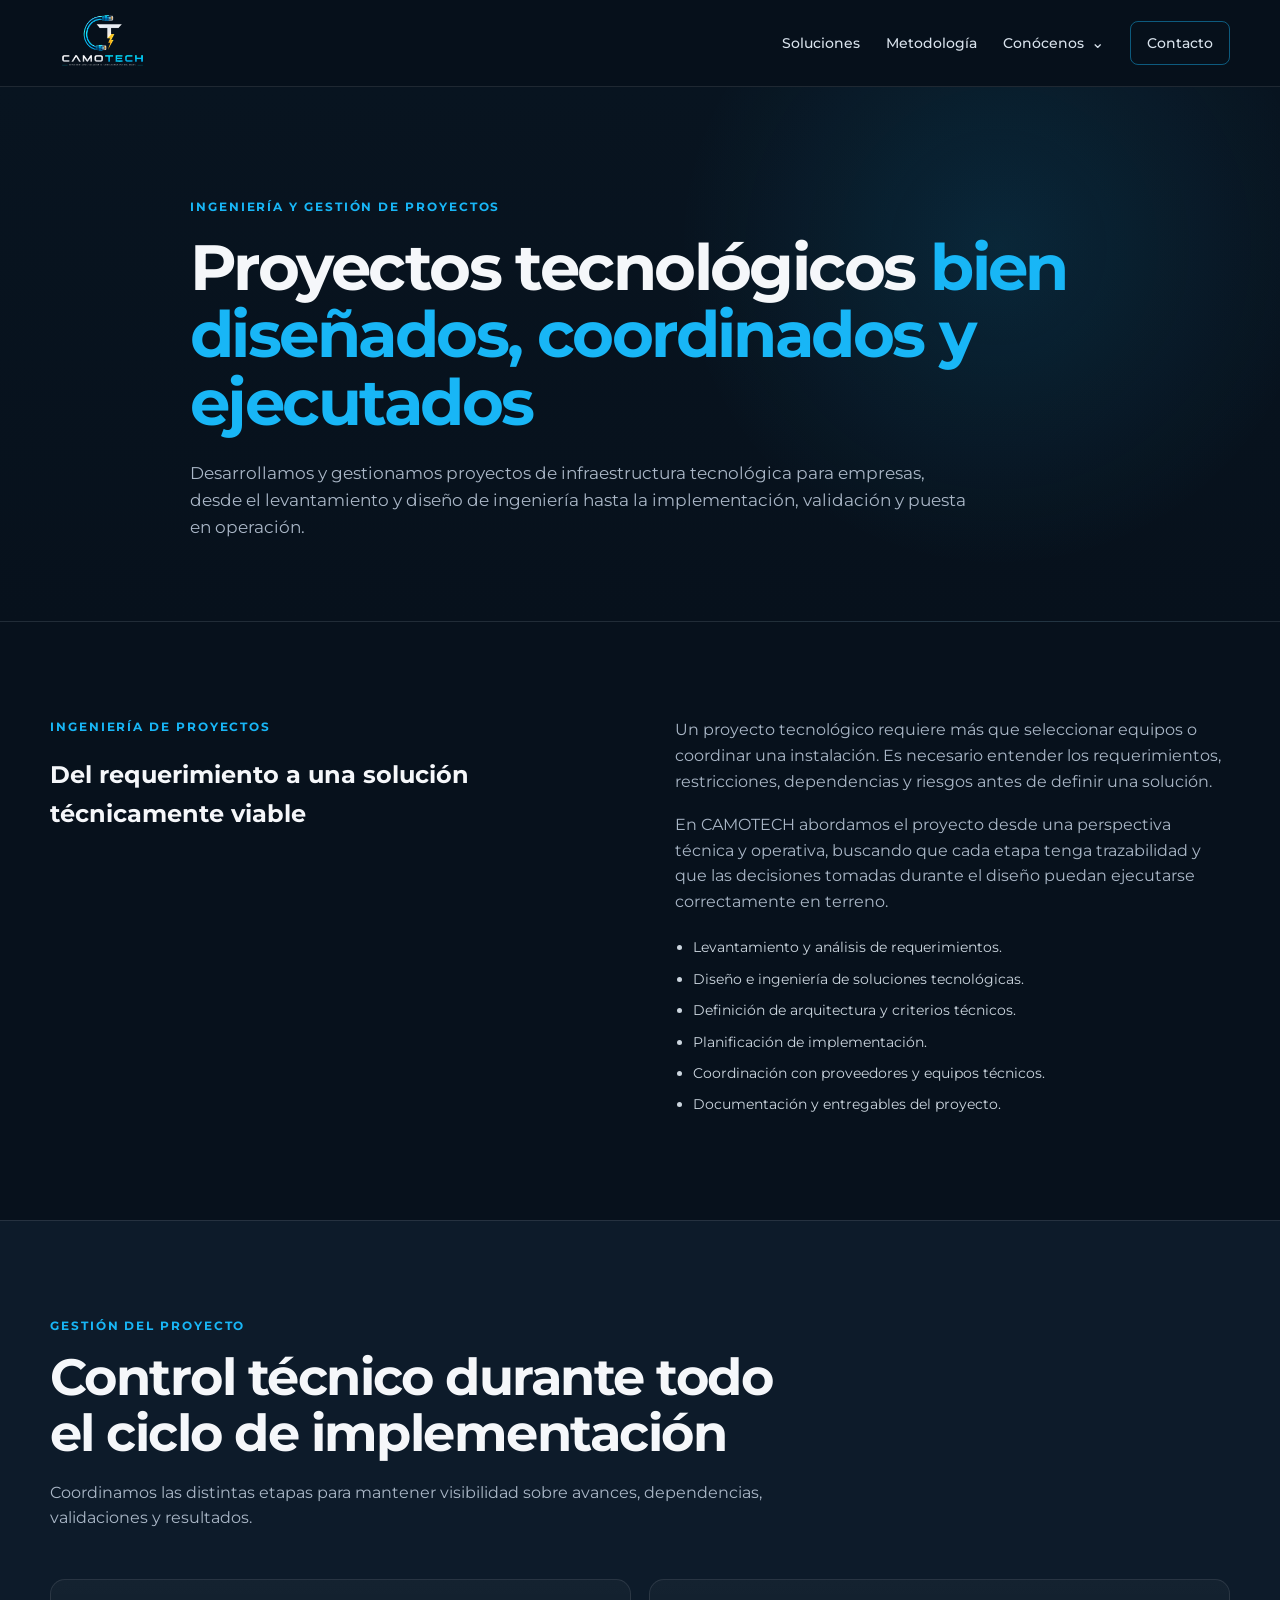
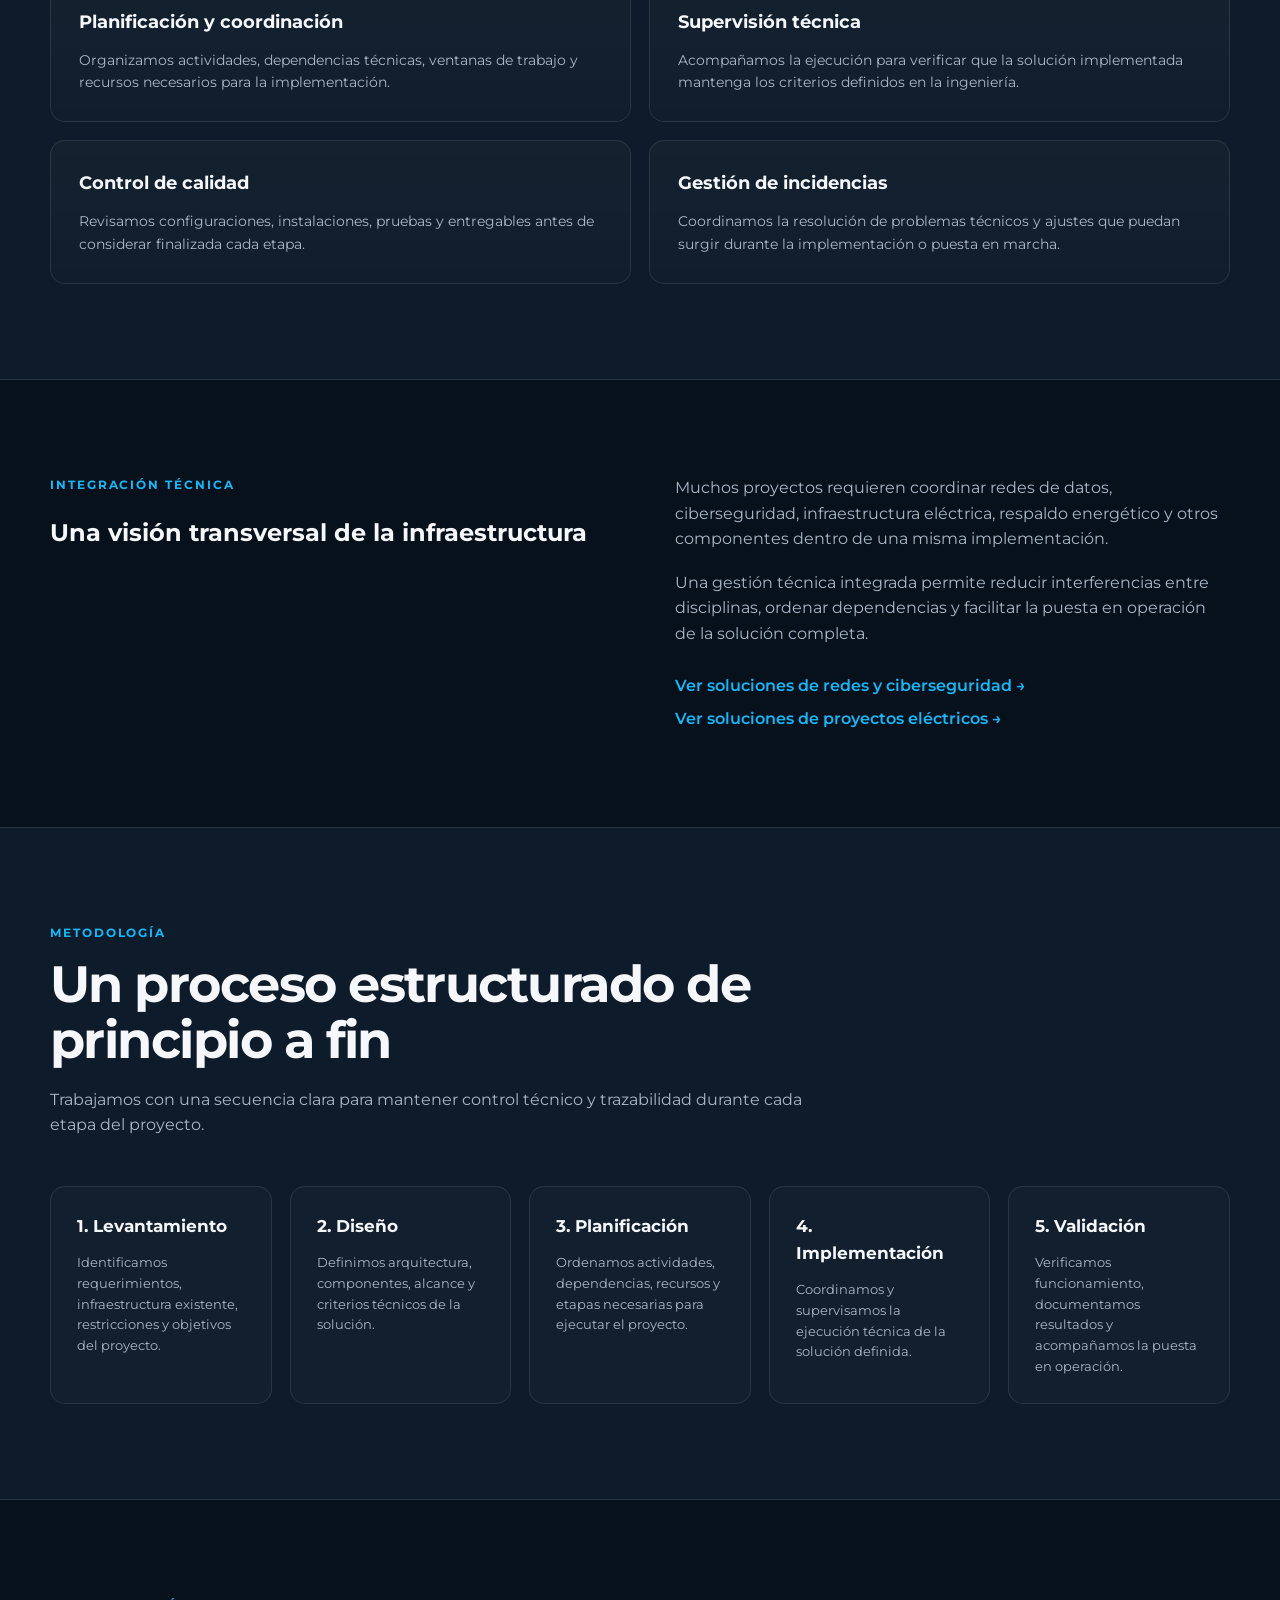
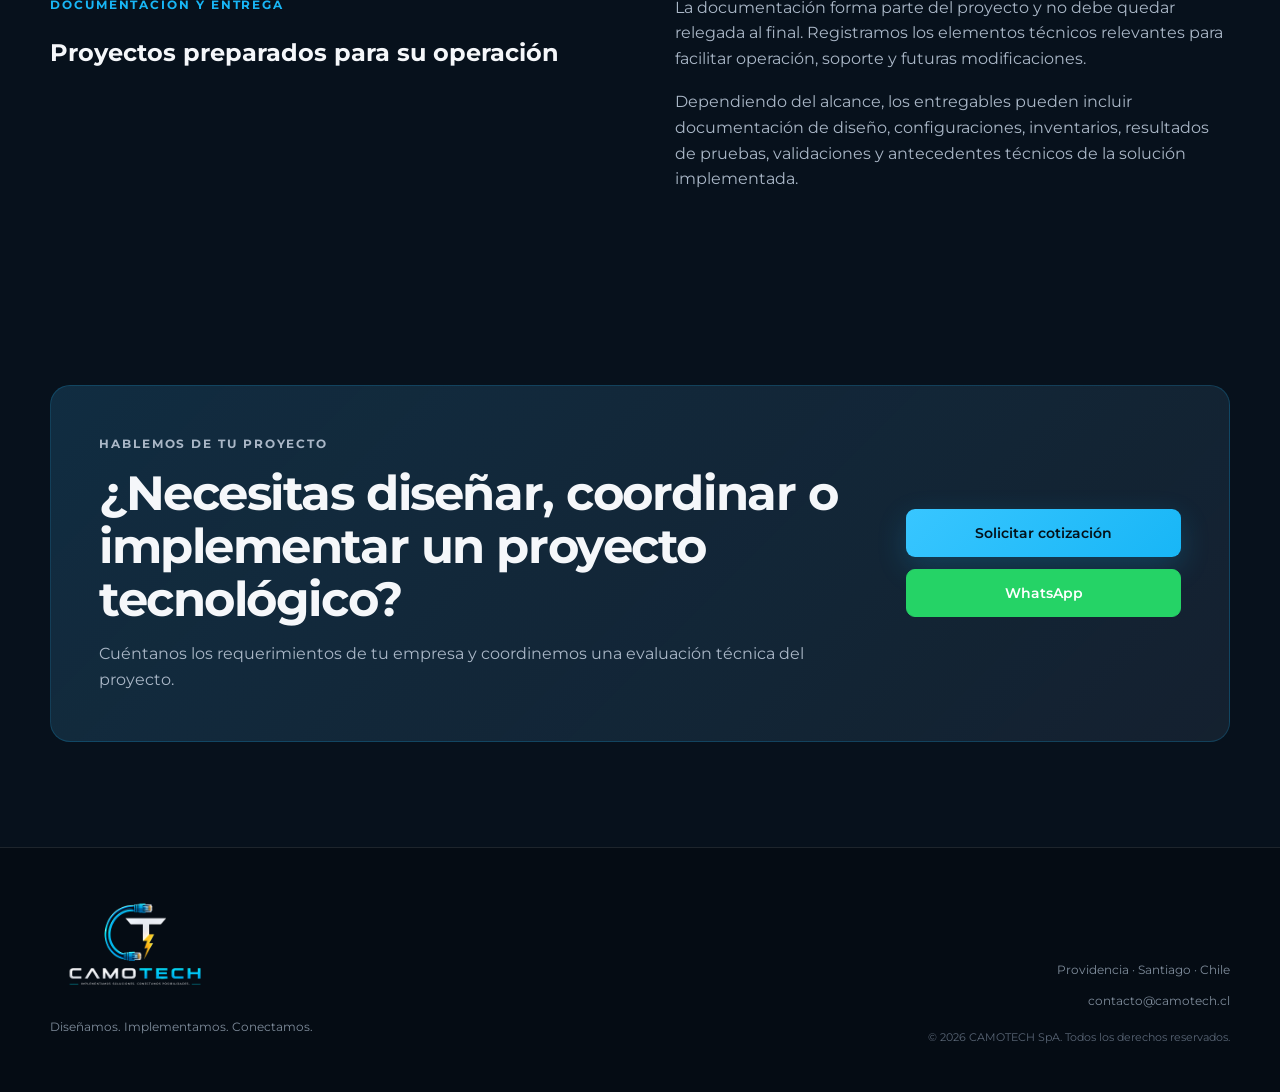
<file: ingenieria-gestion-proyectos.html>
<!DOCTYPE html>
<html lang="es">
<head>
  <meta charset="UTF-8" />
  <meta name="viewport" content="width=device-width, initial-scale=1.0" />

  <title>Ingeniería y Gestión de Proyectos Tecnológicos | CAMOTECH</title>
  <meta
    name="description"
    content="Desarrollamos y gestionamos proyectos tecnológicos para empresas en Chile, desde el levantamiento y diseño de ingeniería hasta la implementación y puesta en operación."
  />
  <link rel="canonical" href="https://camotech.cl/ingenieria-gestion-proyectos.html" />

  <meta property="og:type" content="website" />
  <meta property="og:url" content="https://camotech.cl/ingenieria-gestion-proyectos.html" />
  <meta property="og:title" content="Ingeniería y Gestión de Proyectos Tecnológicos | CAMOTECH" />
  <meta property="og:description" content="Desarrollamos y gestionamos proyectos tecnológicos para empresas en Chile, desde el levantamiento y diseño de ingeniería hasta la implementación y puesta en operación." />
  <meta property="og:image" content="https://camotech.cl/og-image.png" />

  <meta name="twitter:card" content="summary_large_image" />
  <meta name="twitter:title" content="Ingeniería y Gestión de Proyectos Tecnológicos | CAMOTECH" />
  <meta name="twitter:description" content="Desarrollamos y gestionamos proyectos tecnológicos para empresas en Chile, desde el levantamiento y diseño de ingeniería hasta la implementación y puesta en operación." />
  <meta name="twitter:image" content="https://camotech.cl/og-image.png" />

  <link rel="preconnect" href="https://fonts.googleapis.com" />
  <link rel="preconnect" href="https://fonts.gstatic.com" crossorigin />
  <link href="https://fonts.googleapis.com/css2?family=Montserrat:wght@400;500;600;700;800&display=swap" rel="stylesheet" />

  <script async src="https://www.googletagmanager.com/gtag/js?id=G-BHPN498LLK"></script>
  <script>
    window.dataLayer = window.dataLayer || [];
    function gtag(){dataLayer.push(arguments);}
    gtag('js', new Date());
    gtag('config', 'G-BHPN498LLK');
  </script>

  <script type="application/ld+json">
  {
    "@context": "https://schema.org",
    "@type": "Service",
    "name": "Ingeniería y Gestión de Proyectos Tecnológicos",
    "provider": {
      "@type": "Organization",
      "name": "CAMOTECH SpA",
      "url": "https://camotech.cl/"
    },
    "areaServed": {
      "@type": "Country",
      "name": "Chile"
    },
    "serviceType": [
      "Ingeniería de proyectos",
      "Gestión de proyectos tecnológicos",
      "Levantamiento de requerimientos",
      "Diseño de soluciones tecnológicas",
      "Coordinación de implementación",
      "Puesta en operación"
    ],
    "url": "https://camotech.cl/ingenieria-gestion-proyectos.html",
    "description": "Ingeniería y gestión de proyectos tecnológicos para empresas, desde el levantamiento hasta la implementación y puesta en operación."
  }
  </script>

  <link rel="stylesheet" href="style.css" />

  <style>
    .page-hero{padding:110px 0 80px;background:radial-gradient(circle at 78% 30%,rgba(24,182,246,.12),transparent 30%),linear-gradient(180deg,#081420 0%,#07111c 100%);border-bottom:1px solid var(--line)}
    .page-hero-content{max-width:900px}
    .page-hero h1{margin:18px 0 24px;font-size:clamp(42px,5vw,68px);line-height:1.05;letter-spacing:-.04em}
    .page-hero h1 span{color:var(--cyan)}
    .page-hero-text{max-width:780px;margin:0;color:var(--muted);font-size:17px}
    .content-section{padding:95px 0}
    .content-section.alt{background:var(--bg2);border-top:1px solid var(--line);border-bottom:1px solid var(--line)}
    .content-grid{display:grid;grid-template-columns:1fr 1fr;gap:70px;align-items:start}
    .content-copy p{color:var(--muted);margin:0 0 18px}
    .solution-grid{display:grid;grid-template-columns:repeat(2,1fr);gap:18px;margin-top:38px}
    .solution-card{padding:28px;border:1px solid var(--line);border-radius:15px;background:linear-gradient(180deg,rgba(255,255,255,.03),rgba(255,255,255,.012))}
    .solution-card h3{margin:0 0 12px;font-size:18px}
    .solution-card p{margin:0;color:var(--muted);font-size:14px}
    .detail-list{margin:22px 0 0;padding-left:18px;color:#ccd6df;font-size:14px}
    .detail-list li{margin-bottom:9px}
    .process-grid{display:grid;grid-template-columns:repeat(5,1fr);gap:18px;margin-top:38px}
    .process-card{padding:26px;border:1px solid var(--line);border-radius:15px;background:rgba(255,255,255,.018)}
    .process-card h3{margin:0 0 12px;font-size:17px}
    .process-card p{margin:0;color:var(--muted);font-size:13px}
    .inline-link{display:inline-block;margin-top:8px;color:var(--cyan);font-weight:600;transition:.2s}
    .inline-link:hover{color:var(--cyan2)}
    .service-cta{padding:80px 0 105px}
    .service-cta-box{padding:48px;display:flex;justify-content:space-between;align-items:center;gap:40px;border:1px solid rgba(24,182,246,.20);border-radius:20px;background:linear-gradient(135deg,rgba(24,182,246,.10),rgba(255,255,255,.015)),var(--panel)}
    .service-cta-box h2{margin:14px 0 16px;font-size:clamp(32px,4vw,48px);line-height:1.1;letter-spacing:-.03em}
    .service-cta-box p{margin:0;color:var(--muted);max-width:720px}
    @media(max-width:1100px){.process-grid{grid-template-columns:repeat(2,1fr)}}
    @media(max-width:980px){.content-grid{grid-template-columns:1fr;gap:28px}.solution-grid{grid-template-columns:1fr}.service-cta-box{flex-direction:column;align-items:flex-start}}
    @media(max-width:700px){.page-hero{padding:90px 0 65px}.page-hero h1{font-size:42px}.content-section{padding:76px 0}.process-grid{grid-template-columns:1fr}.service-cta-box{padding:32px 24px}}
  </style>
</head>

<body>
  <header class="header">
    <nav class="nav container">
      <a class="logo" href="index.html#inicio"><img src="logo.png" alt="CAMOTECH" /></a>

      <div class="nav-links">
        <a href="index.html#servicios">Soluciones</a>
        <a href="index.html#metodologia">Metodología</a>

        <div class="nav-dropdown">
          <button class="nav-dropdown-toggle" type="button">
            Conócenos
            <span class="dropdown-arrow">⌄</span>
          </button>
          <div class="nav-dropdown-menu">
            <a href="quienes-somos.html">Quiénes somos</a>
            <a href="codigo-etico.html">Código Ético</a>
            <a href="marcas.html">Marcas y tecnologías</a>
            <a href="politicas.html">Políticas</a>
          </div>
        </div>

        <a href="index.html#contacto" class="nav-contact">Contacto</a>
      </div>
    </nav>
  </header>

  <main>
    <section class="page-hero">
      <div class="container page-hero-content">
        <p class="eyebrow">INGENIERÍA Y GESTIÓN DE PROYECTOS</p>
        <h1>Proyectos tecnológicos <span>bien diseñados, coordinados y ejecutados</span></h1>
        <p class="page-hero-text">
          Desarrollamos y gestionamos proyectos de infraestructura tecnológica para empresas, desde el levantamiento y diseño de ingeniería hasta la implementación, validación y puesta en operación.
        </p>
      </div>
    </section>

    <section class="content-section">
      <div class="container content-grid">
        <div>
          <p class="eyebrow">INGENIERÍA DE PROYECTOS</p>
          <h2>Del requerimiento a una solución técnicamente viable</h2>
        </div>

        <div class="content-copy">
          <p>
            Un proyecto tecnológico requiere más que seleccionar equipos o coordinar una instalación. Es necesario entender los requerimientos, restricciones, dependencias y riesgos antes de definir una solución.
          </p>
          <p>
            En CAMOTECH abordamos el proyecto desde una perspectiva técnica y operativa, buscando que cada etapa tenga trazabilidad y que las decisiones tomadas durante el diseño puedan ejecutarse correctamente en terreno.
          </p>

          <ul class="detail-list">
            <li>Levantamiento y análisis de requerimientos.</li>
            <li>Diseño e ingeniería de soluciones tecnológicas.</li>
            <li>Definición de arquitectura y criterios técnicos.</li>
            <li>Planificación de implementación.</li>
            <li>Coordinación con proveedores y equipos técnicos.</li>
            <li>Documentación y entregables del proyecto.</li>
          </ul>
        </div>
      </div>
    </section>

    <section class="content-section alt">
      <div class="container">
        <div class="section-header">
          <p class="eyebrow">GESTIÓN DEL PROYECTO</p>
          <h2>Control técnico durante todo el ciclo de implementación</h2>
          <p>
            Coordinamos las distintas etapas para mantener visibilidad sobre avances, dependencias, validaciones y resultados.
          </p>
        </div>

        <div class="solution-grid">
          <article class="solution-card">
            <h3>Planificación y coordinación</h3>
            <p>
              Organizamos actividades, dependencias técnicas, ventanas de trabajo y recursos necesarios para la implementación.
            </p>
          </article>

          <article class="solution-card">
            <h3>Supervisión técnica</h3>
            <p>
              Acompañamos la ejecución para verificar que la solución implementada mantenga los criterios definidos en la ingeniería.
            </p>
          </article>

          <article class="solution-card">
            <h3>Control de calidad</h3>
            <p>
              Revisamos configuraciones, instalaciones, pruebas y entregables antes de considerar finalizada cada etapa.
            </p>
          </article>

          <article class="solution-card">
            <h3>Gestión de incidencias</h3>
            <p>
              Coordinamos la resolución de problemas técnicos y ajustes que puedan surgir durante la implementación o puesta en marcha.
            </p>
          </article>
        </div>
      </div>
    </section>

    <section class="content-section">
      <div class="container content-grid">
        <div>
          <p class="eyebrow">INTEGRACIÓN TÉCNICA</p>
          <h2>Una visión transversal de la infraestructura</h2>
        </div>

        <div class="content-copy">
          <p>
            Muchos proyectos requieren coordinar redes de datos, ciberseguridad, infraestructura eléctrica, respaldo energético y otros componentes dentro de una misma implementación.
          </p>
          <p>
            Una gestión técnica integrada permite reducir interferencias entre disciplinas, ordenar dependencias y facilitar la puesta en operación de la solución completa.
          </p>

          <a class="inline-link" href="redes-datos-ciberseguridad.html">
            Ver soluciones de redes y ciberseguridad →
          </a>
          <br />
          <a class="inline-link" href="proyectos-electricos.html">
            Ver soluciones de proyectos eléctricos →
          </a>
        </div>
      </div>
    </section>

    <section class="content-section alt">
      <div class="container">
        <div class="section-header">
          <p class="eyebrow">METODOLOGÍA</p>
          <h2>Un proceso estructurado de principio a fin</h2>
          <p>
            Trabajamos con una secuencia clara para mantener control técnico y trazabilidad durante cada etapa del proyecto.
          </p>
        </div>

        <div class="process-grid">
          <article class="process-card">
            <h3>1. Levantamiento</h3>
            <p>Identificamos requerimientos, infraestructura existente, restricciones y objetivos del proyecto.</p>
          </article>

          <article class="process-card">
            <h3>2. Diseño</h3>
            <p>Definimos arquitectura, componentes, alcance y criterios técnicos de la solución.</p>
          </article>

          <article class="process-card">
            <h3>3. Planificación</h3>
            <p>Ordenamos actividades, dependencias, recursos y etapas necesarias para ejecutar el proyecto.</p>
          </article>

          <article class="process-card">
            <h3>4. Implementación</h3>
            <p>Coordinamos y supervisamos la ejecución técnica de la solución definida.</p>
          </article>

          <article class="process-card">
            <h3>5. Validación</h3>
            <p>Verificamos funcionamiento, documentamos resultados y acompañamos la puesta en operación.</p>
          </article>
        </div>
      </div>
    </section>

    <section class="content-section">
      <div class="container content-grid">
        <div>
          <p class="eyebrow">DOCUMENTACIÓN Y ENTREGA</p>
          <h2>Proyectos preparados para su operación</h2>
        </div>

        <div class="content-copy">
          <p>
            La documentación forma parte del proyecto y no debe quedar relegada al final. Registramos los elementos técnicos relevantes para facilitar operación, soporte y futuras modificaciones.
          </p>
          <p>
            Dependiendo del alcance, los entregables pueden incluir documentación de diseño, configuraciones, inventarios, resultados de pruebas, validaciones y antecedentes técnicos de la solución implementada.
          </p>
        </div>
      </div>
    </section>

    <section class="service-cta">
      <div class="container service-cta-box">
        <div>
          <p class="eyebrow">HABLEMOS DE TU PROYECTO</p>
          <h2>¿Necesitas diseñar, coordinar o implementar un proyecto tecnológico?</h2>
          <p>
            Cuéntanos los requerimientos de tu empresa y coordinemos una evaluación técnica del proyecto.
          </p>
        </div>

        <div class="contact-actions">
          <a class="btn btn-primary" href="mailto:contacto@camotech.cl?subject=Ingeniería%20y%20gestión%20de%20proyecto%20CAMOTECH">Solicitar cotización</a>
          <a class="btn btn-whatsapp" href="https://wa.me/56978053548?text=Hola%2C%20quiero%20consultar%20por%20un%20proyecto%20de%20ingeniería%20y%20gestión%20con%20CAMOTECH" target="_blank" rel="noopener noreferrer">WhatsApp</a>
        </div>
      </div>
    </section>
  </main>

  <footer>
    <div class="container footer-content">
      <div class="footer-brand">
        <img src="logo.png" alt="CAMOTECH" />
        <p>Diseñamos. Implementamos. Conectamos.</p>
      </div>

      <div class="footer-info">
        <p>Providencia · Santiago · Chile</p>
        <p>contacto@camotech.cl</p>
        <small>© 2026 CAMOTECH SpA. Todos los derechos reservados.</small>
      </div>
    </div>
  </footer>
</body>
</html>
</file>
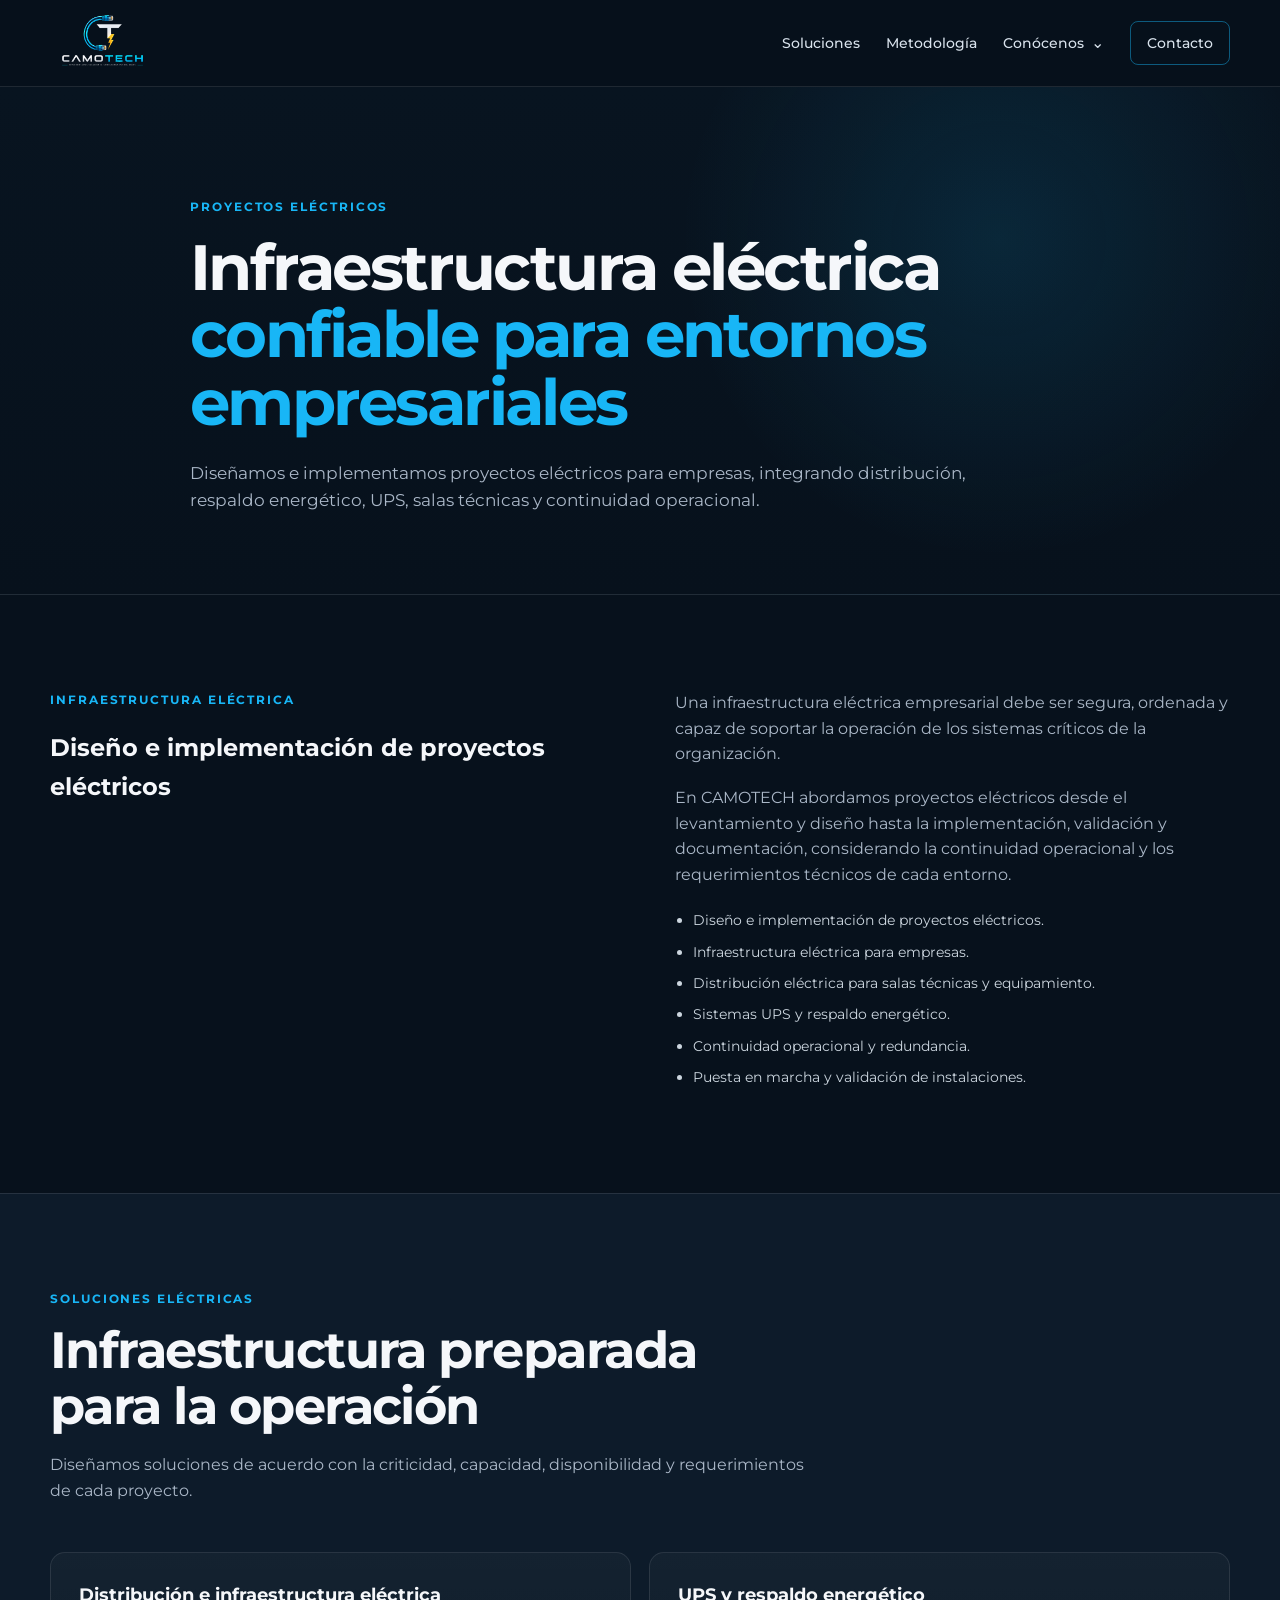
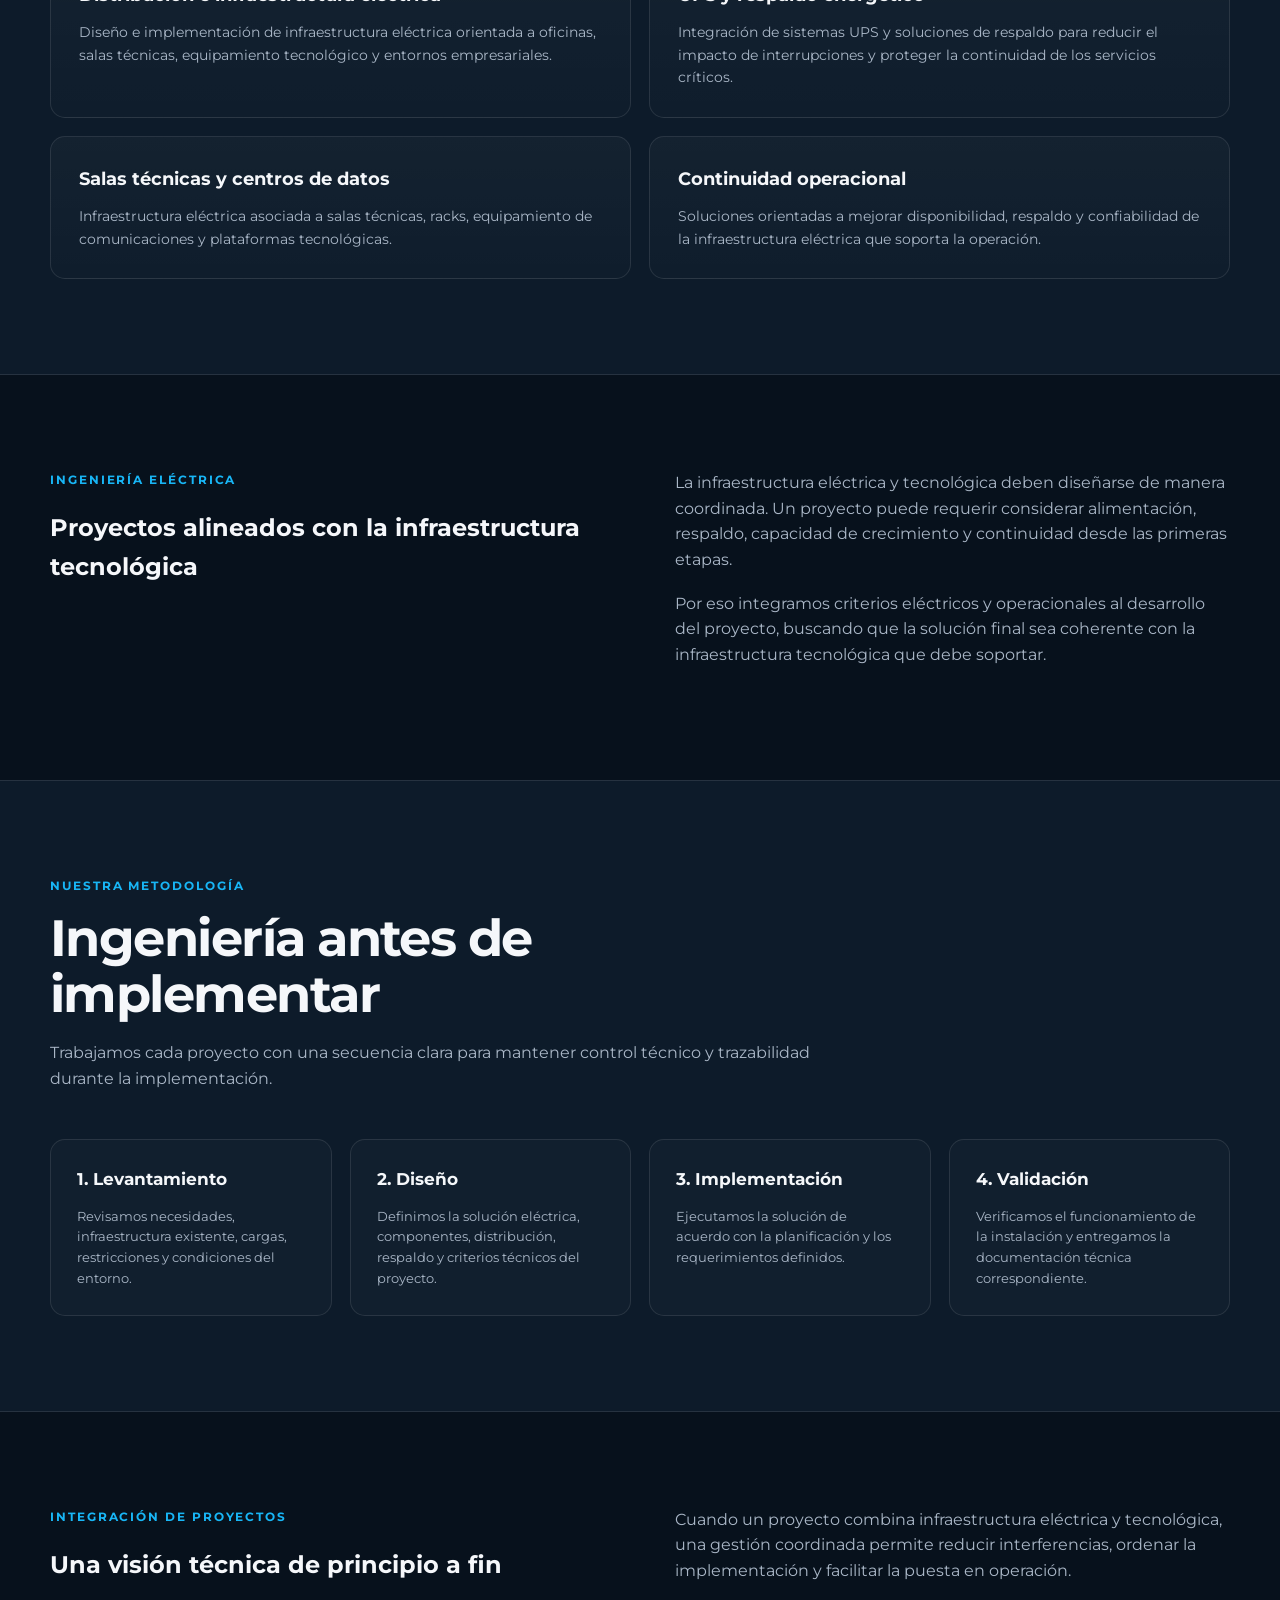
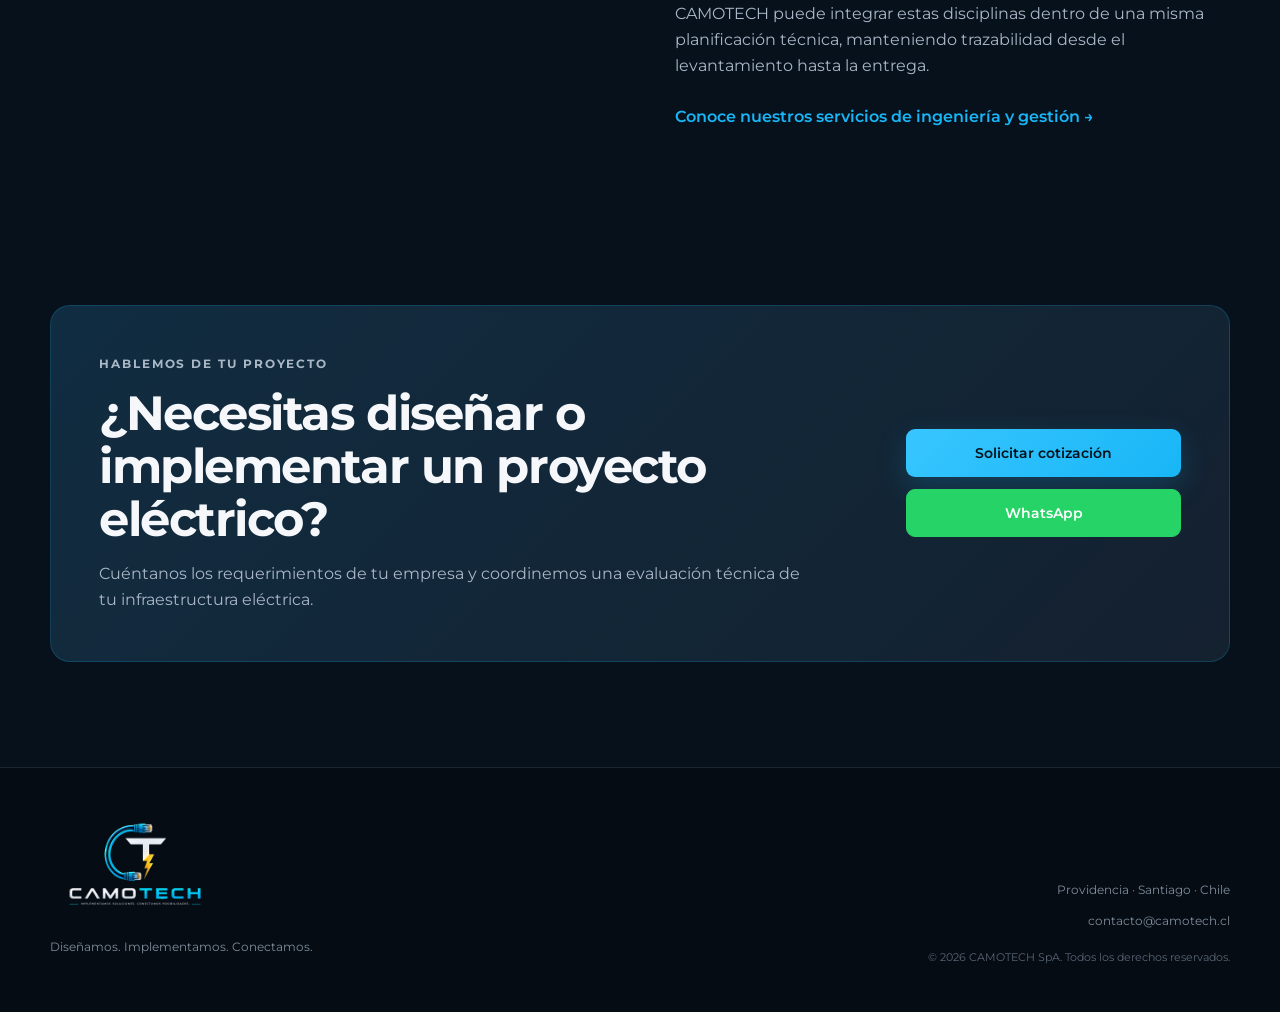
<file: proyectos-electricos.html>
<!DOCTYPE html>
<html lang="es">
<head>
  <meta charset="UTF-8" />
  <meta name="viewport" content="width=device-width, initial-scale=1.0" />

  <title>Proyectos Eléctricos para Empresas en Chile | CAMOTECH</title>
  <meta
    name="description"
    content="Diseñamos e implementamos proyectos eléctricos para empresas en Chile, incluyendo infraestructura eléctrica, UPS, respaldo energético y continuidad operacional."
  />
  <link rel="canonical" href="https://camotech.cl/proyectos-electricos.html" />

  <meta property="og:type" content="website" />
  <meta property="og:url" content="https://camotech.cl/proyectos-electricos.html" />
  <meta property="og:title" content="Proyectos Eléctricos para Empresas en Chile | CAMOTECH" />
  <meta property="og:description" content="Diseñamos e implementamos proyectos eléctricos para empresas en Chile, incluyendo infraestructura eléctrica, UPS, respaldo energético y continuidad operacional." />
  <meta property="og:image" content="https://camotech.cl/og-image.png" />

  <meta name="twitter:card" content="summary_large_image" />
  <meta name="twitter:title" content="Proyectos Eléctricos para Empresas en Chile | CAMOTECH" />
  <meta name="twitter:description" content="Diseñamos e implementamos proyectos eléctricos para empresas en Chile, incluyendo infraestructura eléctrica, UPS, respaldo energético y continuidad operacional." />
  <meta name="twitter:image" content="https://camotech.cl/og-image.png" />

  <link rel="preconnect" href="https://fonts.googleapis.com" />
  <link rel="preconnect" href="https://fonts.gstatic.com" crossorigin />
  <link href="https://fonts.googleapis.com/css2?family=Montserrat:wght@400;500;600;700;800&display=swap" rel="stylesheet" />

  <script async src="https://www.googletagmanager.com/gtag/js?id=G-BHPN498LLK"></script>
  <script>
    window.dataLayer = window.dataLayer || [];
    function gtag(){dataLayer.push(arguments);}
    gtag('js', new Date());
    gtag('config', 'G-BHPN498LLK');
  </script>

  <script type="application/ld+json">
  {
    "@context": "https://schema.org",
    "@type": "Service",
    "name": "Proyectos Eléctricos para Empresas",
    "provider": {
      "@type": "Organization",
      "name": "CAMOTECH SpA",
      "url": "https://camotech.cl/"
    },
    "areaServed": {
      "@type": "Country",
      "name": "Chile"
    },
    "serviceType": [
      "Proyectos eléctricos",
      "Infraestructura eléctrica",
      "UPS",
      "Respaldo energético",
      "Salas técnicas",
      "Continuidad operacional"
    ],
    "url": "https://camotech.cl/proyectos-electricos.html",
    "description": "Diseño e implementación de proyectos eléctricos e infraestructura eléctrica para empresas en Chile."
  }
  </script>

  <link rel="stylesheet" href="style.css" />

  <style>
    .page-hero{padding:110px 0 80px;background:radial-gradient(circle at 78% 30%,rgba(24,182,246,.12),transparent 30%),linear-gradient(180deg,#081420 0%,#07111c 100%);border-bottom:1px solid var(--line)}
    .page-hero-content{max-width:900px}
    .page-hero h1{margin:18px 0 24px;font-size:clamp(42px,5vw,68px);line-height:1.05;letter-spacing:-.04em}
    .page-hero h1 span{color:var(--cyan)}
    .page-hero-text{max-width:780px;margin:0;color:var(--muted);font-size:17px}
    .content-section{padding:95px 0}
    .content-section.alt{background:var(--bg2);border-top:1px solid var(--line);border-bottom:1px solid var(--line)}
    .content-grid{display:grid;grid-template-columns:1fr 1fr;gap:70px;align-items:start}
    .content-copy p{color:var(--muted);margin:0 0 18px}
    .solution-grid{display:grid;grid-template-columns:repeat(2,1fr);gap:18px;margin-top:38px}
    .solution-card{padding:28px;border:1px solid var(--line);border-radius:15px;background:linear-gradient(180deg,rgba(255,255,255,.03),rgba(255,255,255,.012))}
    .solution-card h3{margin:0 0 12px;font-size:18px}
    .solution-card p{margin:0;color:var(--muted);font-size:14px}
    .detail-list{margin:22px 0 0;padding-left:18px;color:#ccd6df;font-size:14px}
    .detail-list li{margin-bottom:9px}
    .process-grid{display:grid;grid-template-columns:repeat(4,1fr);gap:18px;margin-top:38px}
    .process-card{padding:26px;border:1px solid var(--line);border-radius:15px;background:rgba(255,255,255,.018)}
    .process-card h3{margin:0 0 12px;font-size:17px}
    .process-card p{margin:0;color:var(--muted);font-size:13px}
    .inline-link{display:inline-block;margin-top:8px;color:var(--cyan);font-weight:600;transition:.2s}
    .inline-link:hover{color:var(--cyan2)}
    .service-cta{padding:80px 0 105px}
    .service-cta-box{padding:48px;display:flex;justify-content:space-between;align-items:center;gap:40px;border:1px solid rgba(24,182,246,.20);border-radius:20px;background:linear-gradient(135deg,rgba(24,182,246,.10),rgba(255,255,255,.015)),var(--panel)}
    .service-cta-box h2{margin:14px 0 16px;font-size:clamp(32px,4vw,48px);line-height:1.1;letter-spacing:-.03em}
    .service-cta-box p{margin:0;color:var(--muted);max-width:720px}
    @media(max-width:980px){.content-grid{grid-template-columns:1fr;gap:28px}.solution-grid{grid-template-columns:1fr}.process-grid{grid-template-columns:1fr 1fr}.service-cta-box{flex-direction:column;align-items:flex-start}}
    @media(max-width:700px){.page-hero{padding:90px 0 65px}.page-hero h1{font-size:42px}.content-section{padding:76px 0}.process-grid{grid-template-columns:1fr}.service-cta-box{padding:32px 24px}}
  </style>
</head>

<body>
  <header class="header">
    <nav class="nav container">
      <a class="logo" href="index.html#inicio"><img src="logo.png" alt="CAMOTECH" /></a>

      <div class="nav-links">
        <a href="index.html#servicios">Soluciones</a>
        <a href="index.html#metodologia">Metodología</a>

        <div class="nav-dropdown">
          <button class="nav-dropdown-toggle" type="button">
            Conócenos
            <span class="dropdown-arrow">⌄</span>
          </button>
          <div class="nav-dropdown-menu">
            <a href="quienes-somos.html">Quiénes somos</a>
            <a href="codigo-etico.html">Código Ético</a>
            <a href="marcas.html">Marcas y tecnologías</a>
            <a href="politicas.html">Políticas</a>
          </div>
        </div>

        <a href="index.html#contacto" class="nav-contact">Contacto</a>
      </div>
    </nav>
  </header>

  <main>
    <section class="page-hero">
      <div class="container page-hero-content">
        <p class="eyebrow">PROYECTOS ELÉCTRICOS</p>
        <h1>Infraestructura eléctrica <span>confiable para entornos empresariales</span></h1>
        <p class="page-hero-text">
          Diseñamos e implementamos proyectos eléctricos para empresas, integrando distribución, respaldo energético, UPS, salas técnicas y continuidad operacional.
        </p>
      </div>
    </section>

    <section class="content-section">
      <div class="container content-grid">
        <div>
          <p class="eyebrow">INFRAESTRUCTURA ELÉCTRICA</p>
          <h2>Diseño e implementación de proyectos eléctricos</h2>
        </div>

        <div class="content-copy">
          <p>
            Una infraestructura eléctrica empresarial debe ser segura, ordenada y capaz de soportar la operación de los sistemas críticos de la organización.
          </p>
          <p>
            En CAMOTECH abordamos proyectos eléctricos desde el levantamiento y diseño hasta la implementación, validación y documentación, considerando la continuidad operacional y los requerimientos técnicos de cada entorno.
          </p>

          <ul class="detail-list">
            <li>Diseño e implementación de proyectos eléctricos.</li>
            <li>Infraestructura eléctrica para empresas.</li>
            <li>Distribución eléctrica para salas técnicas y equipamiento.</li>
            <li>Sistemas UPS y respaldo energético.</li>
            <li>Continuidad operacional y redundancia.</li>
            <li>Puesta en marcha y validación de instalaciones.</li>
          </ul>
        </div>
      </div>
    </section>

    <section class="content-section alt">
      <div class="container">
        <div class="section-header">
          <p class="eyebrow">SOLUCIONES ELÉCTRICAS</p>
          <h2>Infraestructura preparada para la operación</h2>
          <p>
            Diseñamos soluciones de acuerdo con la criticidad, capacidad, disponibilidad y requerimientos de cada proyecto.
          </p>
        </div>

        <div class="solution-grid">
          <article class="solution-card">
            <h3>Distribución e infraestructura eléctrica</h3>
            <p>
              Diseño e implementación de infraestructura eléctrica orientada a oficinas, salas técnicas, equipamiento tecnológico y entornos empresariales.
            </p>
          </article>

          <article class="solution-card">
            <h3>UPS y respaldo energético</h3>
            <p>
              Integración de sistemas UPS y soluciones de respaldo para reducir el impacto de interrupciones y proteger la continuidad de los servicios críticos.
            </p>
          </article>

          <article class="solution-card">
            <h3>Salas técnicas y centros de datos</h3>
            <p>
              Infraestructura eléctrica asociada a salas técnicas, racks, equipamiento de comunicaciones y plataformas tecnológicas.
            </p>
          </article>

          <article class="solution-card">
            <h3>Continuidad operacional</h3>
            <p>
              Soluciones orientadas a mejorar disponibilidad, respaldo y confiabilidad de la infraestructura eléctrica que soporta la operación.
            </p>
          </article>
        </div>
      </div>
    </section>

    <section class="content-section">
      <div class="container content-grid">
        <div>
          <p class="eyebrow">INGENIERÍA ELÉCTRICA</p>
          <h2>Proyectos alineados con la infraestructura tecnológica</h2>
        </div>

        <div class="content-copy">
          <p>
            La infraestructura eléctrica y tecnológica deben diseñarse de manera coordinada. Un proyecto puede requerir considerar alimentación, respaldo, capacidad de crecimiento y continuidad desde las primeras etapas.
          </p>
          <p>
            Por eso integramos criterios eléctricos y operacionales al desarrollo del proyecto, buscando que la solución final sea coherente con la infraestructura tecnológica que debe soportar.
          </p>
        </div>
      </div>
    </section>

    <section class="content-section alt">
      <div class="container">
        <div class="section-header">
          <p class="eyebrow">NUESTRA METODOLOGÍA</p>
          <h2>Ingeniería antes de implementar</h2>
          <p>
            Trabajamos cada proyecto con una secuencia clara para mantener control técnico y trazabilidad durante la implementación.
          </p>
        </div>

        <div class="process-grid">
          <article class="process-card">
            <h3>1. Levantamiento</h3>
            <p>Revisamos necesidades, infraestructura existente, cargas, restricciones y condiciones del entorno.</p>
          </article>

          <article class="process-card">
            <h3>2. Diseño</h3>
            <p>Definimos la solución eléctrica, componentes, distribución, respaldo y criterios técnicos del proyecto.</p>
          </article>

          <article class="process-card">
            <h3>3. Implementación</h3>
            <p>Ejecutamos la solución de acuerdo con la planificación y los requerimientos definidos.</p>
          </article>

          <article class="process-card">
            <h3>4. Validación</h3>
            <p>Verificamos el funcionamiento de la instalación y entregamos la documentación técnica correspondiente.</p>
          </article>
        </div>
      </div>
    </section>

    <section class="content-section">
      <div class="container content-grid">
        <div>
          <p class="eyebrow">INTEGRACIÓN DE PROYECTOS</p>
          <h2>Una visión técnica de principio a fin</h2>
        </div>

        <div class="content-copy">
          <p>
            Cuando un proyecto combina infraestructura eléctrica y tecnológica, una gestión coordinada permite reducir interferencias, ordenar la implementación y facilitar la puesta en operación.
          </p>
          <p>
            CAMOTECH puede integrar estas disciplinas dentro de una misma planificación técnica, manteniendo trazabilidad desde el levantamiento hasta la entrega.
          </p>

          <a class="inline-link" href="ingenieria-gestion-proyectos.html">
            Conoce nuestros servicios de ingeniería y gestión →
          </a>
        </div>
      </div>
    </section>

    <section class="service-cta">
      <div class="container service-cta-box">
        <div>
          <p class="eyebrow">HABLEMOS DE TU PROYECTO</p>
          <h2>¿Necesitas diseñar o implementar un proyecto eléctrico?</h2>
          <p>
            Cuéntanos los requerimientos de tu empresa y coordinemos una evaluación técnica de tu infraestructura eléctrica.
          </p>
        </div>

        <div class="contact-actions">
          <a class="btn btn-primary" href="mailto:contacto@camotech.cl?subject=Proyecto%20eléctrico%20CAMOTECH">Solicitar cotización</a>
          <a class="btn btn-whatsapp" href="https://wa.me/56978053548?text=Hola%2C%20quiero%20consultar%20por%20un%20proyecto%20eléctrico%20con%20CAMOTECH" target="_blank" rel="noopener noreferrer">WhatsApp</a>
        </div>
      </div>
    </section>
  </main>

  <footer>
    <div class="container footer-content">
      <div class="footer-brand">
        <img src="logo.png" alt="CAMOTECH" />
        <p>Diseñamos. Implementamos. Conectamos.</p>
      </div>

      <div class="footer-info">
        <p>Providencia · Santiago · Chile</p>
        <p>contacto@camotech.cl</p>
        <small>© 2026 CAMOTECH SpA. Todos los derechos reservados.</small>
      </div>
    </div>
  </footer>
</body>
</html>
</file>
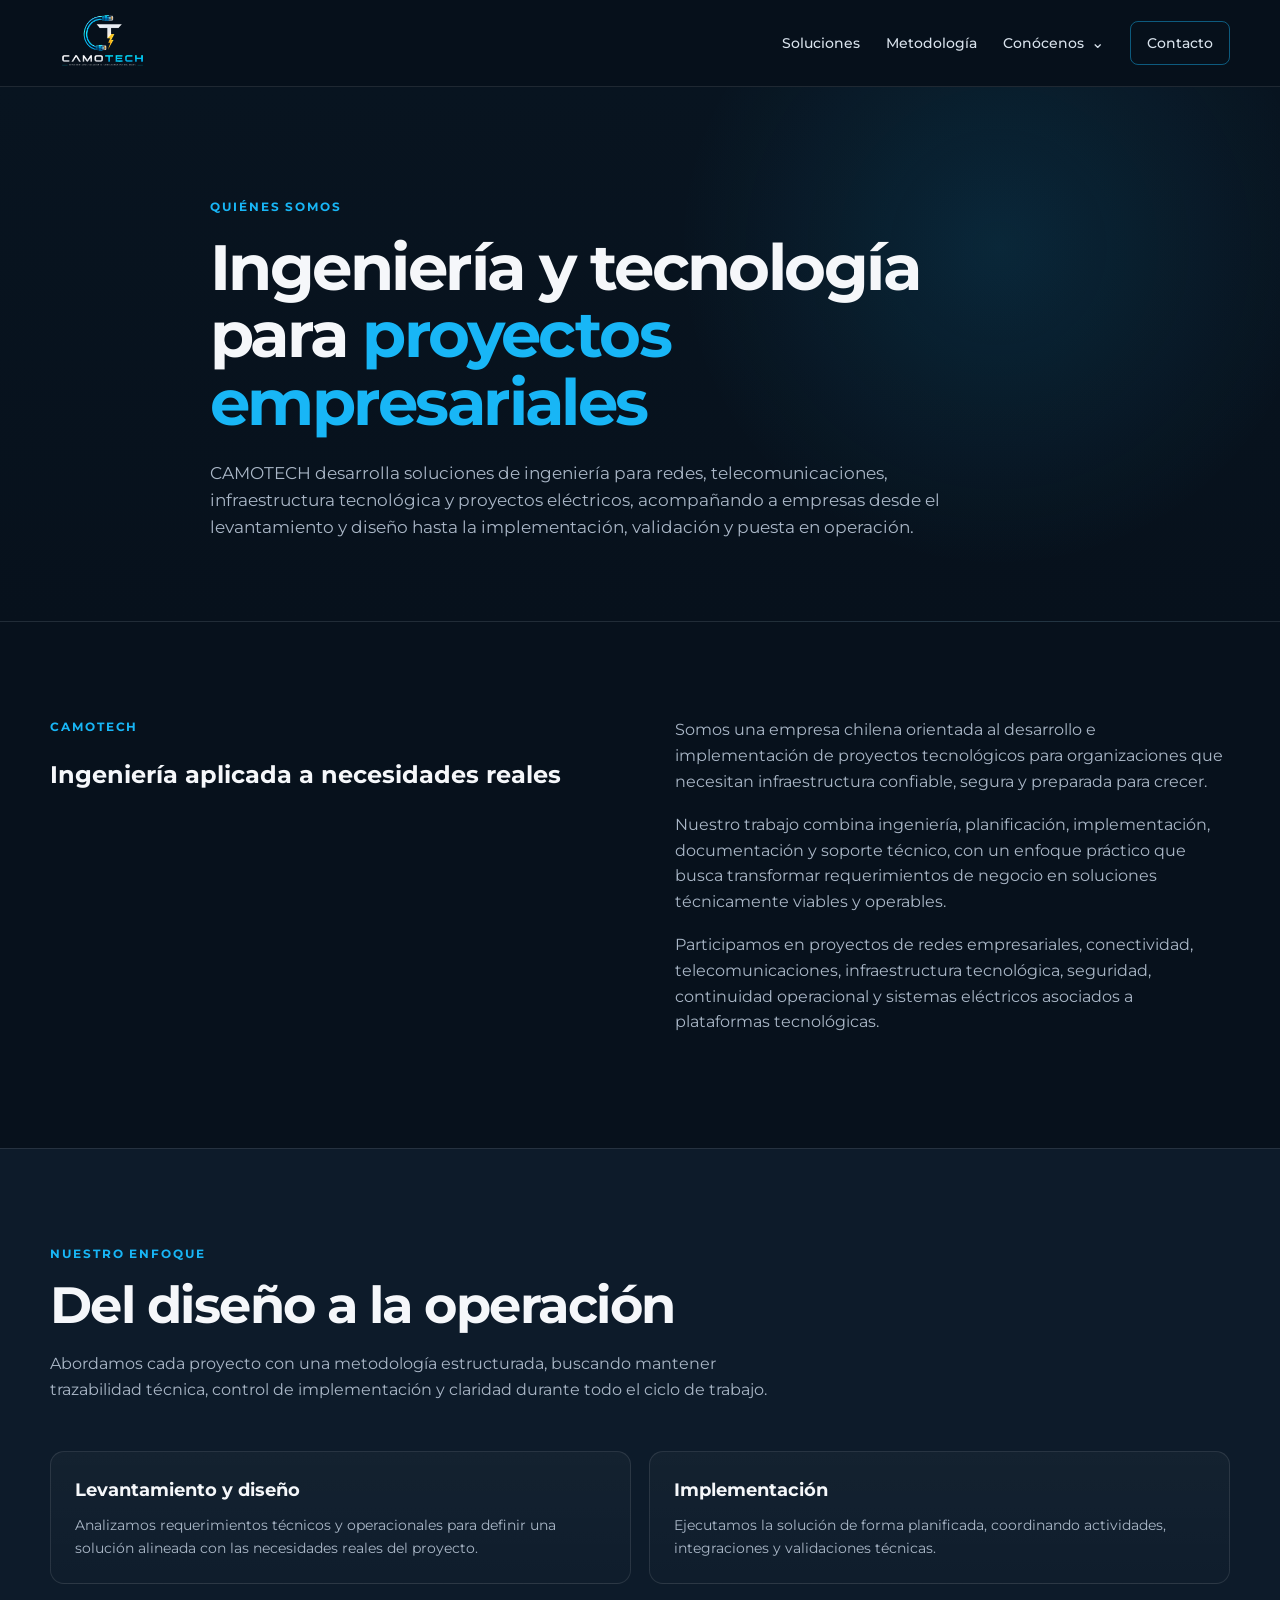
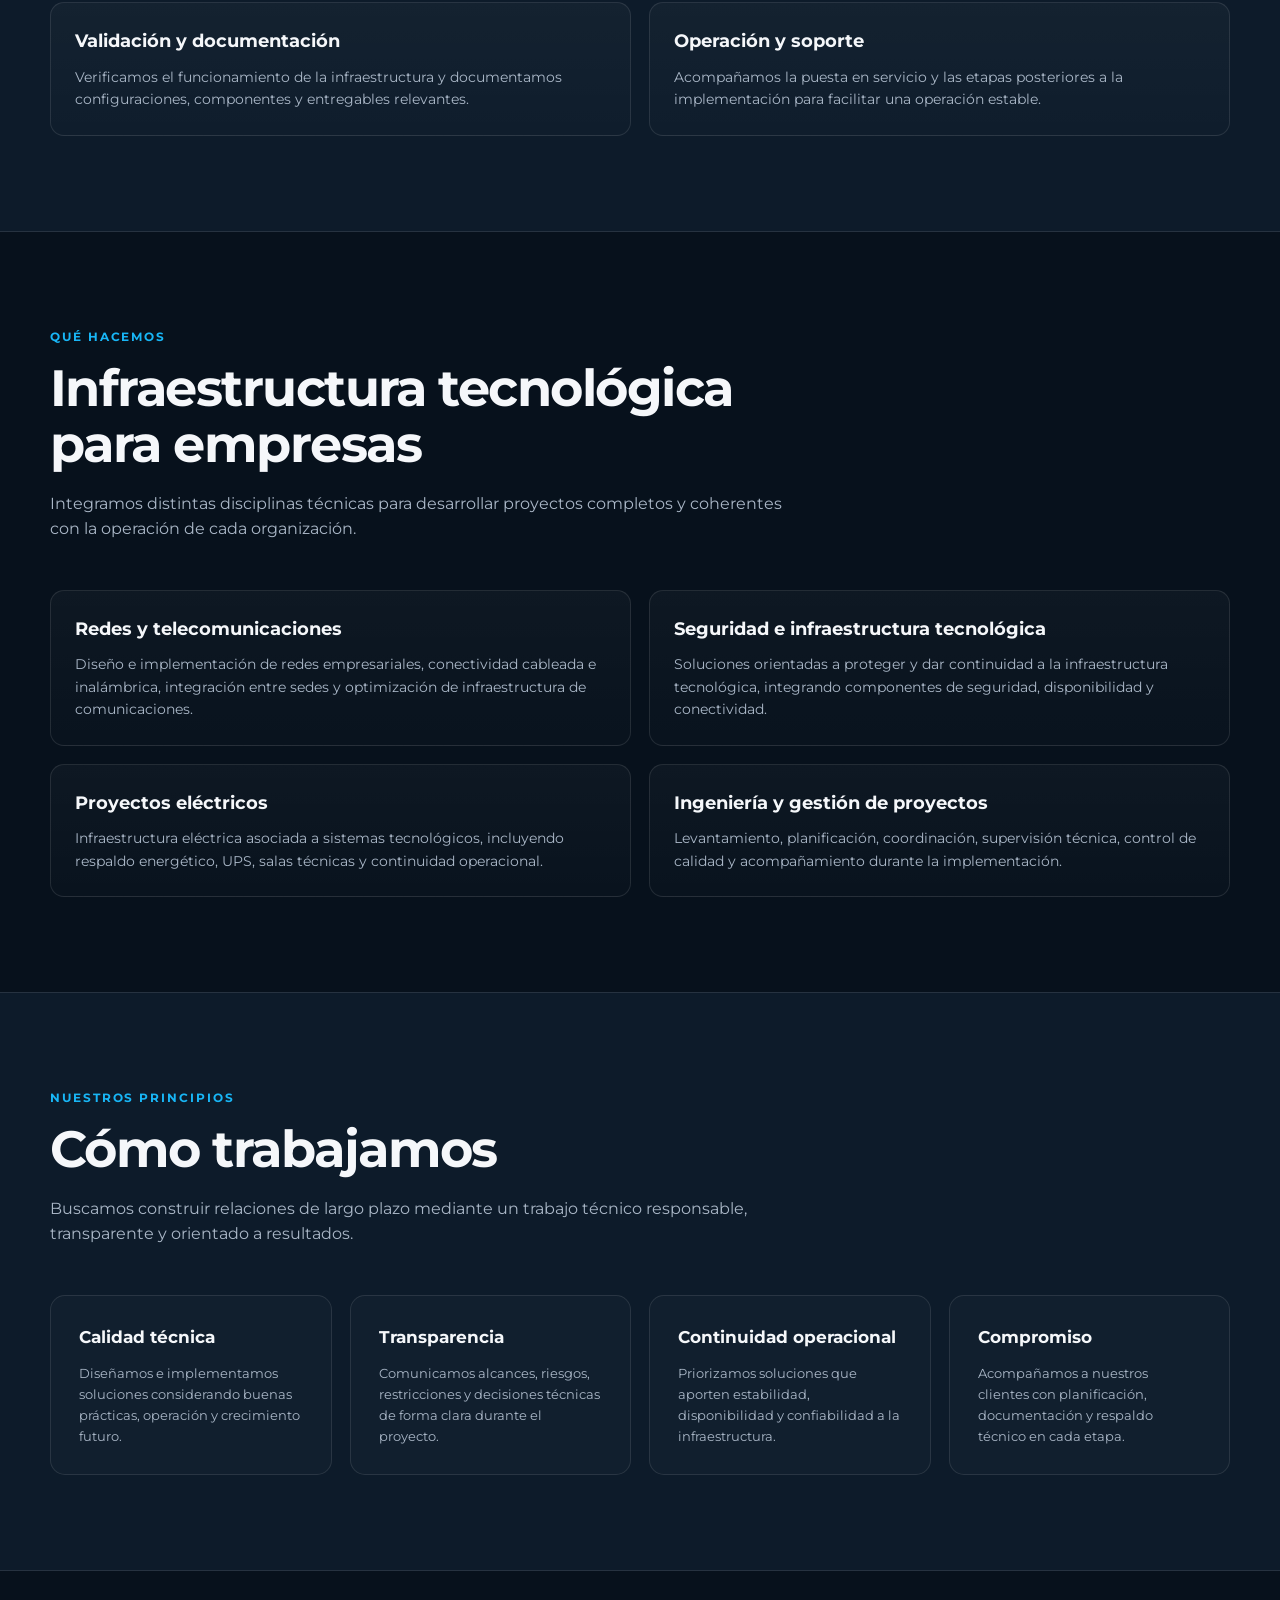
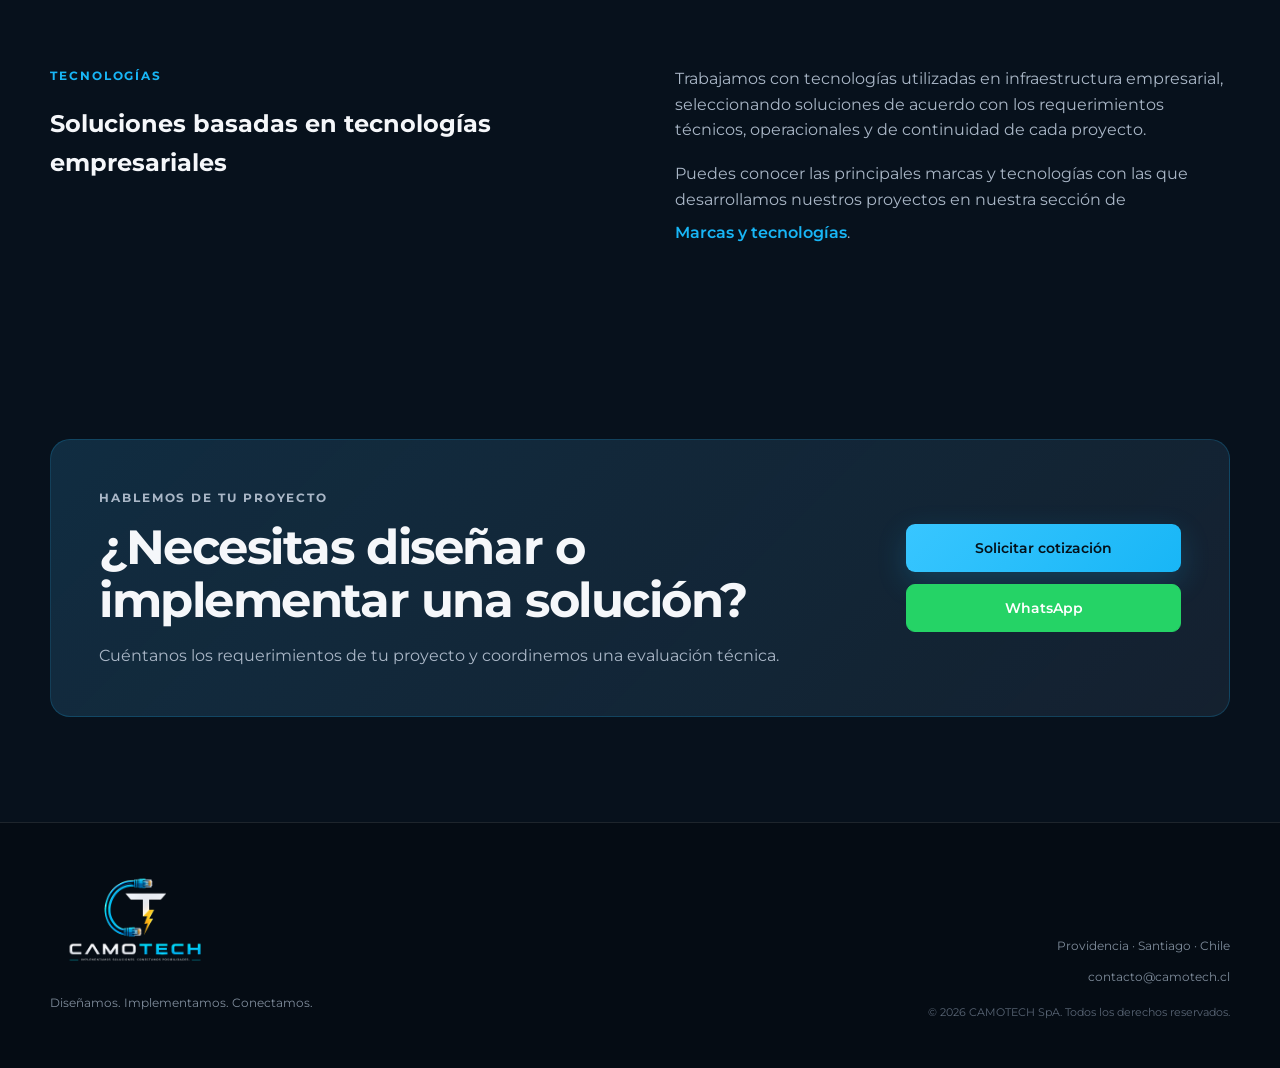
<file: quienes-somos.html>
<!DOCTYPE html>
<html lang="es">
<head>
  <meta charset="UTF-8" />
  <meta name="viewport" content="width=device-width, initial-scale=1.0" />

  <title>Quiénes Somos | CAMOTECH Ingeniería y Tecnología</title>

  <meta
    name="description"
    content="Conoce CAMOTECH, empresa chilena especializada en ingeniería de redes, telecomunicaciones, infraestructura tecnológica y proyectos eléctricos para empresas."
  />

  <link rel="canonical" href="https://camotech.cl/quienes-somos.html" />

  <!-- Open Graph -->
  <meta property="og:type" content="website" />
  <meta property="og:url" content="https://camotech.cl/quienes-somos.html" />
  <meta property="og:title" content="Quiénes Somos | CAMOTECH Ingeniería y Tecnología" />
  <meta property="og:description" content="Conoce CAMOTECH, empresa chilena especializada en ingeniería de redes, telecomunicaciones, infraestructura tecnológica y proyectos eléctricos para empresas." />
  <meta property="og:image" content="https://camotech.cl/og-image.png" />

  <!-- Twitter -->
  <meta name="twitter:card" content="summary_large_image" />
  <meta name="twitter:title" content="Quiénes Somos | CAMOTECH Ingeniería y Tecnología" />
  <meta name="twitter:description" content="Conoce CAMOTECH, empresa chilena especializada en ingeniería de redes, telecomunicaciones, infraestructura tecnológica y proyectos eléctricos para empresas." />
  <meta name="twitter:image" content="https://camotech.cl/og-image.png" />

  <link rel="preconnect" href="https://fonts.googleapis.com" />
  <link rel="preconnect" href="https://fonts.gstatic.com" crossorigin />

  <link
    href="https://fonts.googleapis.com/css2?family=Montserrat:wght@400;500;600;700;800&display=swap"
    rel="stylesheet"
  />

  <!-- Google Analytics -->
  <script async src="https://www.googletagmanager.com/gtag/js?id=G-BHPN498LLK"></script>
  <script>
    window.dataLayer = window.dataLayer || [];
    function gtag(){dataLayer.push(arguments);}
    gtag('js', new Date());
    gtag('config', 'G-BHPN498LLK');
  </script>

  <!-- Datos estructurados -->
  <script type="application/ld+json">
  {
    "@context": "https://schema.org",
    "@type": "Organization",
    "name": "CAMOTECH SpA",
    "url": "https://camotech.cl/",
    "logo": "https://camotech.cl/logo.png",
    "email": "contacto@camotech.cl",
    "address": {
      "@type": "PostalAddress",
      "addressLocality": "Providencia",
      "addressRegion": "Región Metropolitana",
      "addressCountry": "CL"
    },
    "description": "Empresa chilena de ingeniería de redes, telecomunicaciones, infraestructura tecnológica y proyectos eléctricos para empresas."
  }
  </script>

  <link rel="stylesheet" href="style.css" />

  <style>
    .page-hero{
      padding:110px 0 80px;
      background:
        radial-gradient(circle at 78% 30%,rgba(24,182,246,.12),transparent 30%),
        linear-gradient(180deg,#081420 0%,#07111c 100%);
      border-bottom:1px solid var(--line);
    }

    .page-hero-content{
      max-width:860px;
    }

    .page-hero h1{
      margin:18px 0 24px;
      font-size:clamp(42px,5vw,68px);
      line-height:1.05;
      letter-spacing:-.04em;
    }

    .page-hero h1 span{
      color:var(--cyan);
    }

    .page-hero-text{
      max-width:760px;
      margin:0;
      color:var(--muted);
      font-size:17px;
    }

    .content-section{
      padding:95px 0;
    }

    .content-section.alt{
      background:var(--bg2);
      border-top:1px solid var(--line);
      border-bottom:1px solid var(--line);
    }

    .content-grid{
      display:grid;
      grid-template-columns:1fr 1fr;
      gap:70px;
      align-items:start;
    }

    .content-copy h2{
      margin:14px 0 20px;
      font-size:clamp(32px,4vw,48px);
      line-height:1.1;
      letter-spacing:-.03em;
    }

    .content-copy p{
      color:var(--muted);
      margin:0 0 18px;
    }

    .principles-grid{
      display:grid;
      grid-template-columns:repeat(4,1fr);
      gap:18px;
      margin-top:42px;
    }

    .principle-card{
      padding:28px;
      border:1px solid var(--line);
      border-radius:15px;
      background:rgba(255,255,255,.018);
    }

    .principle-card h3{
      margin:0 0 12px;
      font-size:17px;
    }

    .principle-card p{
      margin:0;
      color:var(--muted);
      font-size:13px;
    }

    .capabilities-grid{
      display:grid;
      grid-template-columns:repeat(2,1fr);
      gap:18px;
      margin-top:35px;
    }

    .capability{
      padding:24px;
      border:1px solid var(--line);
      border-radius:14px;
      background:linear-gradient(180deg,rgba(255,255,255,.03),rgba(255,255,255,.012));
    }

    .capability h3{
      margin:0 0 10px;
      font-size:18px;
    }

    .capability p{
      margin:0;
      color:var(--muted);
      font-size:14px;
    }

    .inline-link{
      color:var(--cyan);
      font-weight:600;
    }

    .about-cta{
      padding:80px 0 105px;
    }

    .about-cta-box{
      padding:48px;
      display:flex;
      justify-content:space-between;
      align-items:center;
      gap:40px;
      border:1px solid rgba(24,182,246,.20);
      border-radius:20px;
      background:
        linear-gradient(135deg,rgba(24,182,246,.10),rgba(255,255,255,.015)),
        var(--panel);
    }

    .about-cta-box h2{
      margin:14px 0 16px;
      font-size:clamp(32px,4vw,48px);
      line-height:1.1;
      letter-spacing:-.03em;
    }

    .about-cta-box p{
      margin:0;
      color:var(--muted);
      max-width:720px;
    }

    @media(max-width:980px){
      .content-grid{grid-template-columns:1fr;gap:28px}
      .principles-grid{grid-template-columns:1fr 1fr}
      .about-cta-box{flex-direction:column;align-items:flex-start}
    }

    @media(max-width:700px){
      .page-hero{padding:90px 0 65px}
      .page-hero h1{font-size:42px}
      .content-section{padding:76px 0}
      .principles-grid,.capabilities-grid{grid-template-columns:1fr}
      .about-cta-box{padding:32px 24px}
    }
  </style>
</head>

<body>

  <!-- HEADER -->
  <header class="header">
    <nav class="nav container">

      <a class="logo" href="index.html#inicio">
        <img src="logo.png" alt="CAMOTECH" />
      </a>

      <div class="nav-links">

        <a href="index.html#servicios">Soluciones</a>
        <a href="index.html#metodologia">Metodología</a>

        <div class="nav-dropdown">

          <button class="nav-dropdown-toggle" type="button">
            Conócenos
            <span class="dropdown-arrow">⌄</span>
          </button>

          <div class="nav-dropdown-menu">
            <a href="quienes-somos.html">Quiénes somos</a>
            <a href="codigo-etico.html">Código Ético</a>
            <a href="marcas.html">Marcas y tecnologías</a>
            <a href="politicas.html">Políticas</a>
          </div>

        </div>

        <a href="index.html#contacto" class="nav-contact">Contacto</a>

      </div>

    </nav>
  </header>


  <main>

    <!-- HERO -->
    <section class="page-hero">
      <div class="container page-hero-content">

        <p class="eyebrow">QUIÉNES SOMOS</p>

        <h1>
          Ingeniería y tecnología para
          <span>proyectos empresariales</span>
        </h1>

        <p class="page-hero-text">
          CAMOTECH desarrolla soluciones de ingeniería para redes,
          telecomunicaciones, infraestructura tecnológica y proyectos eléctricos,
          acompañando a empresas desde el levantamiento y diseño hasta la
          implementación, validación y puesta en operación.
        </p>

      </div>
    </section>


    <!-- PRESENTACIÓN -->
    <section class="content-section">

      <div class="container content-grid">

        <div>
          <p class="eyebrow">CAMOTECH</p>
          <h2>Ingeniería aplicada a necesidades reales</h2>
        </div>

        <div class="content-copy">
          <p>
            Somos una empresa chilena orientada al desarrollo e implementación de
            proyectos tecnológicos para organizaciones que necesitan infraestructura
            confiable, segura y preparada para crecer.
          </p>

          <p>
            Nuestro trabajo combina ingeniería, planificación, implementación,
            documentación y soporte técnico, con un enfoque práctico que busca
            transformar requerimientos de negocio en soluciones técnicamente
            viables y operables.
          </p>

          <p>
            Participamos en proyectos de redes empresariales, conectividad,
            telecomunicaciones, infraestructura tecnológica, seguridad,
            continuidad operacional y sistemas eléctricos asociados a plataformas
            tecnológicas.
          </p>
        </div>

      </div>

    </section>


    <!-- ENFOQUE -->
    <section class="content-section alt">

      <div class="container">

        <div class="section-header">
          <p class="eyebrow">NUESTRO ENFOQUE</p>
          <h2>Del diseño a la operación</h2>
          <p>
            Abordamos cada proyecto con una metodología estructurada, buscando
            mantener trazabilidad técnica, control de implementación y claridad
            durante todo el ciclo de trabajo.
          </p>
        </div>

        <div class="capabilities-grid">

          <article class="capability">
            <h3>Levantamiento y diseño</h3>
            <p>
              Analizamos requerimientos técnicos y operacionales para definir una
              solución alineada con las necesidades reales del proyecto.
            </p>
          </article>

          <article class="capability">
            <h3>Implementación</h3>
            <p>
              Ejecutamos la solución de forma planificada, coordinando actividades,
              integraciones y validaciones técnicas.
            </p>
          </article>

          <article class="capability">
            <h3>Validación y documentación</h3>
            <p>
              Verificamos el funcionamiento de la infraestructura y documentamos
              configuraciones, componentes y entregables relevantes.
            </p>
          </article>

          <article class="capability">
            <h3>Operación y soporte</h3>
            <p>
              Acompañamos la puesta en servicio y las etapas posteriores a la
              implementación para facilitar una operación estable.
            </p>
          </article>

        </div>

      </div>

    </section>


    <!-- QUÉ HACEMOS -->
    <section class="content-section">

      <div class="container">

        <div class="section-header">
          <p class="eyebrow">QUÉ HACEMOS</p>
          <h2>Infraestructura tecnológica para empresas</h2>
          <p>
            Integramos distintas disciplinas técnicas para desarrollar proyectos
            completos y coherentes con la operación de cada organización.
          </p>
        </div>

        <div class="capabilities-grid">

          <article class="capability">
            <h3>Redes y telecomunicaciones</h3>
            <p>
              Diseño e implementación de redes empresariales, conectividad
              cableada e inalámbrica, integración entre sedes y optimización de
              infraestructura de comunicaciones.
            </p>
          </article>

          <article class="capability">
            <h3>Seguridad e infraestructura tecnológica</h3>
            <p>
              Soluciones orientadas a proteger y dar continuidad a la
              infraestructura tecnológica, integrando componentes de seguridad,
              disponibilidad y conectividad.
            </p>
          </article>

          <article class="capability">
            <h3>Proyectos eléctricos</h3>
            <p>
              Infraestructura eléctrica asociada a sistemas tecnológicos,
              incluyendo respaldo energético, UPS, salas técnicas y continuidad
              operacional.
            </p>
          </article>

          <article class="capability">
            <h3>Ingeniería y gestión de proyectos</h3>
            <p>
              Levantamiento, planificación, coordinación, supervisión técnica,
              control de calidad y acompañamiento durante la implementación.
            </p>
          </article>

        </div>

      </div>

    </section>


    <!-- PRINCIPIOS -->
    <section class="content-section alt">

      <div class="container">

        <div class="section-header">
          <p class="eyebrow">NUESTROS PRINCIPIOS</p>
          <h2>Cómo trabajamos</h2>
          <p>
            Buscamos construir relaciones de largo plazo mediante un trabajo
            técnico responsable, transparente y orientado a resultados.
          </p>
        </div>

        <div class="principles-grid">

          <article class="principle-card">
            <h3>Calidad técnica</h3>
            <p>
              Diseñamos e implementamos soluciones considerando buenas prácticas,
              operación y crecimiento futuro.
            </p>
          </article>

          <article class="principle-card">
            <h3>Transparencia</h3>
            <p>
              Comunicamos alcances, riesgos, restricciones y decisiones técnicas
              de forma clara durante el proyecto.
            </p>
          </article>

          <article class="principle-card">
            <h3>Continuidad operacional</h3>
            <p>
              Priorizamos soluciones que aporten estabilidad, disponibilidad y
              confiabilidad a la infraestructura.
            </p>
          </article>

          <article class="principle-card">
            <h3>Compromiso</h3>
            <p>
              Acompañamos a nuestros clientes con planificación, documentación y
              respaldo técnico en cada etapa.
            </p>
          </article>

        </div>

      </div>

    </section>


    <!-- TECNOLOGÍAS -->
    <section class="content-section">

      <div class="container content-grid">

        <div>
          <p class="eyebrow">TECNOLOGÍAS</p>
          <h2>Soluciones basadas en tecnologías empresariales</h2>
        </div>

        <div class="content-copy">
          <p>
            Trabajamos con tecnologías utilizadas en infraestructura empresarial,
            seleccionando soluciones de acuerdo con los requerimientos técnicos,
            operacionales y de continuidad de cada proyecto.
          </p>

          <p>
            Puedes conocer las principales marcas y tecnologías con las que
            desarrollamos nuestros proyectos en nuestra sección de
            <a class="inline-link" href="marcas.html">Marcas y tecnologías</a>.
          </p>
        </div>

      </div>

    </section>


    <!-- CTA -->
    <section class="about-cta">

      <div class="container about-cta-box">

        <div>
          <p class="eyebrow">HABLEMOS DE TU PROYECTO</p>

          <h2>¿Necesitas diseñar o implementar una solución?</h2>

          <p>
            Cuéntanos los requerimientos de tu proyecto y coordinemos una
            evaluación técnica.
          </p>
        </div>

        <div class="contact-actions">

          <a
            class="btn btn-primary"
            href="mailto:contacto@camotech.cl?subject=Solicitud%20de%20cotización%20CAMOTECH"
          >
            Solicitar cotización
          </a>

          <a
            class="btn btn-whatsapp"
            href="https://wa.me/56978053548?text=Hola%2C%20quiero%20consultar%20por%20los%20servicios%20de%20CAMOTECH"
            target="_blank"
            rel="noopener noreferrer"
          >
            WhatsApp
          </a>

        </div>

      </div>

    </section>

  </main>


  <!-- FOOTER -->
  <footer>

    <div class="container footer-content">

      <div class="footer-brand">

        <img src="logo.png" alt="CAMOTECH" />

        <p>
          Diseñamos. Implementamos. Conectamos.
        </p>

      </div>

      <div class="footer-info">

        <p>
          Providencia · Santiago · Chile
        </p>

        <p>
          contacto@camotech.cl
        </p>

        <small>
          © 2026 CAMOTECH SpA. Todos los derechos reservados.
        </small>

      </div>

    </div>

  </footer>

</body>
</html>
</file>
<file: style.css>
:root{
  --bg:#07111c;
  --bg2:#0d1b2a;
  --panel:#101d2c;
  --cyan:#18b6f6;
  --cyan2:#38c6ff;
  --text:#f5f7fa;
  --muted:#aab7c7;
  --line:rgba(255,255,255,.10);
  --shadow:0 20px 60px rgba(0,0,0,.28);
}

*{box-sizing:border-box}
html{scroll-behavior:smooth}

body{
  margin:0;
  font-family:"Montserrat",Arial,sans-serif;
  background:var(--bg);
  color:var(--text);
  line-height:1.6;
}

img{display:block;max-width:100%}
a{color:inherit;text-decoration:none}

.container{
  width:min(1180px,calc(100% - 40px));
  margin:0 auto;
}

/* HEADER */

.header{
  position:sticky;
  top:0;
  z-index:1000;
  background:rgba(7,17,28,.92);
  backdrop-filter:blur(14px);
  border-bottom:1px solid var(--line);
}

.nav{
  min-height:76px;
  display:flex;
  align-items:center;
  justify-content:space-between;
  gap:30px;
  padding:8px 0;
}

.logo img{width:105px;height:auto}

.nav-links{
  display:flex;
  align-items:center;
  gap:26px;
  font-size:14px;
  font-weight:500;
}

.nav-links a{color:#d8e2ec;transition:.2s}
.nav-links a:hover{color:var(--cyan)}

.nav-contact{
  padding:10px 16px;
  border:1px solid rgba(24,182,246,.45);
  border-radius:8px;
}
/* MENÚ DESPLEGABLE CONÓCENOS */

.nav-dropdown{
  position:relative;
}

.nav-dropdown-toggle{
  display:flex;
  align-items:center;
  gap:7px;
  padding:0;
  border:0;
  background:transparent;
  color:#d8e2ec;
  font-family:"Montserrat",Arial,sans-serif;
  font-size:14px;
  font-weight:500;
  cursor:pointer;
}

.nav-dropdown-toggle:hover{
  color:var(--cyan);
}

.dropdown-arrow{
  display:inline-block;
  font-size:14px;
  line-height:1;
  transition:transform .2s ease;
}

.nav-dropdown-menu{
  position:absolute;
  top:calc(100% + 16px);
  left:50%;
  z-index:1001;

  width:230px;
  padding:8px;

  transform:translateX(-50%) translateY(8px);

  background:#0d1b2a;
  border:1px solid rgba(255,255,255,.10);
  border-radius:12px;
  box-shadow:0 20px 50px rgba(0,0,0,.35);

  opacity:0;
  visibility:hidden;
  pointer-events:none;

  transition:
    opacity .18s ease,
    transform .18s ease,
    visibility .18s;
}

.nav-dropdown-menu::before{
  content:"";
  position:absolute;
  top:-18px;
  left:0;
  width:100%;
  height:18px;
}

.nav-dropdown-menu a{
  display:block;
  padding:11px 13px;
  border-radius:7px;
  color:#d8e2ec;
  font-size:13px;
  white-space:nowrap;
}

.nav-dropdown-menu a:hover{
  color:var(--cyan);
  background:rgba(24,182,246,.08);
}

.nav-dropdown:hover .nav-dropdown-menu{
  opacity:1;
  visibility:visible;
  pointer-events:auto;
  transform:translateX(-50%) translateY(0);
}

.nav-dropdown:hover .dropdown-arrow{
  transform:rotate(180deg);
}
/* MENÚ DESPLEGABLE */

.nav-dropdown{
  position:relative;
}

.nav-dropdown-toggle{
  display:flex;
  align-items:center;
  gap:7px;
  padding:0;
  border:0;
  background:none;
  color:#d8e2ec;
  font-family:inherit;
  font-size:14px;
  font-weight:500;
  cursor:pointer;
  transition:.2s;
}

.nav-dropdown-toggle:hover{
  color:var(--cyan);
}

.dropdown-arrow{
  display:inline-block;
  font-size:16px;
  line-height:1;
  transition:transform .2s ease;
}

.nav-dropdown-menu{
  position:absolute;
  top:calc(100% + 18px);
  left:50%;
  width:230px;
  padding:8px;
  transform:translateX(-50%) translateY(8px);

  background:#0d1b2a;
  border:1px solid var(--line);
  border-radius:12px;
  box-shadow:0 20px 50px rgba(0,0,0,.35);

  opacity:0;
  visibility:hidden;
  pointer-events:none;

  transition:
    opacity .18s ease,
    transform .18s ease,
    visibility .18s;
}

.nav-dropdown-menu::before{
  content:"";
  position:absolute;
  top:-20px;
  left:0;
  width:100%;
  height:20px;
}

.nav-dropdown-menu a{
  display:block;
  padding:11px 13px;
  border-radius:7px;
  color:#d8e2ec;
  font-size:13px;
  transition:.15s;
}

.nav-dropdown-menu a:hover{
  color:var(--cyan);
  background:rgba(24,182,246,.08);
}

.nav-dropdown:hover .nav-dropdown-menu{
  opacity:1;
  visibility:visible;
  pointer-events:auto;
  transform:translateX(-50%) translateY(0);
}

.nav-dropdown:hover .dropdown-arrow{
  transform:rotate(180deg);
}
/* HERO */

.hero{
  position:relative;
  overflow:hidden;
  min-height:720px;
  display:flex;
  align-items:center;
  background:
    radial-gradient(circle at 75% 35%,rgba(24,182,246,.16),transparent 30%),
    linear-gradient(180deg,#081420 0%,#07111c 100%);
}

.hero-layout{
  position:relative;
  z-index:2;
  display:grid;
  grid-template-columns:1fr 1fr;
  align-items:center;
  gap:55px;
  padding:90px 0 85px;
}

.eyebrow{
  margin:0;
  color:var(--cyan);
  font-size:12px;
  font-weight:700;
  letter-spacing:.16em;
  text-transform:uppercase;
}

.hero h1{
  margin:18px 0 24px;
  font-size:clamp(44px,5vw,72px);
  line-height:1;
  letter-spacing:-.04em;
}

.hero h1 span{color:var(--cyan)}

.hero-text{
  max-width:670px;
  margin:0;
  color:var(--muted);
  font-size:17px;
}

.hero-actions{
  display:flex;
  gap:14px;
  flex-wrap:wrap;
  margin-top:30px;
}

.btn{
  min-height:48px;
  padding:0 21px;
  display:inline-flex;
  align-items:center;
  justify-content:center;
  border-radius:9px;
  font-size:14px;
  font-weight:600;
  transition:.2s;
}

.btn-primary{
  color:#04111a;
  background:linear-gradient(135deg,var(--cyan2),var(--cyan));
  box-shadow:0 10px 30px rgba(24,182,246,.20);
}

.btn-primary:hover{transform:translateY(-2px)}

.btn-secondary{
  color:#e9eff5;
  border:1px solid rgba(255,255,255,.16);
  background:rgba(255,255,255,.03);
}

.btn-secondary:hover{
  color:var(--cyan);
  border-color:rgba(24,182,246,.55);
}

.btn.btn-whatsapp{
  background:#25D366 !important;
  color:#fff !important;
  border:1px solid #25D366 !important;
}

.btn.btn-whatsapp:hover{
  background:#1fb85a !important;
  border-color:#1fb85a !important;
  color:#fff !important;
}

.hero-tags{
  margin-top:32px;
  display:flex;
  flex-wrap:wrap;
  gap:12px 20px;
  color:#758599;
  font-size:11px;
  letter-spacing:.08em;
  text-transform:uppercase;
}

.hero-logo{
  position:relative;
  display:flex;
  align-items:center;
  justify-content:center;
}

.hero-logo img{
  position:relative;
  z-index:2;
  width:min(100%,720px);
  height:auto;
}

.logo-glow{
  position:absolute;
  width:440px;
  height:440px;
  border-radius:50%;
  background:rgba(24,182,246,.16);
  filter:blur(90px);
}

/* GENERAL */

.section{padding:100px 0}

.section-header{
  max-width:760px;
  margin-bottom:48px;
}

.section-header h2,
.about h2,
.contact h2{
  margin:14px 0 18px;
  font-size:clamp(34px,4vw,52px);
  line-height:1.1;
  letter-spacing:-.03em;
}

.section-header>p:last-child,
.about-text p,
.contact p{color:var(--muted)}

/* SOLUCIONES */

.service-grid{
  display:grid;
  grid-template-columns:repeat(3,1fr);
  gap:20px;
}

.service-card{
  min-height:500px;
  padding:30px;
  border:1px solid var(--line);
  border-radius:16px;
  background:linear-gradient(180deg,rgba(255,255,255,.035),rgba(255,255,255,.012));
  transition:.2s;
}

.service-card:hover{
  transform:translateY(-5px);
  border-color:rgba(24,182,246,.38);
  box-shadow:var(--shadow);
}

.service-icon{
  width:100%;
  display:flex;
  justify-content:center;
  align-items:center;
  margin-bottom:28px;
}

.service-icon img{
  width:130px;
  height:130px;
  object-fit:contain;
}

.service-card h3{
  margin:0 0 12px;
  font-size:20px;
}

.service-card p{
  margin:0;
  color:var(--muted);
  font-size:14px;
}

.service-card ul{
  margin-top:22px;
  padding-left:18px;
  color:#ccd6df;
  font-size:13px;
}

.service-card li{margin-bottom:8px}

/* METODOLOGÍA */

.method{
  padding:100px 0;
  background:var(--bg2);
  border-top:1px solid var(--line);
  border-bottom:1px solid var(--line);
}

.method-grid{
  display:grid;
  grid-template-columns:repeat(5,1fr);
  border:1px solid var(--line);
  border-radius:16px;
  overflow:hidden;
}

.method-step{
  min-height:220px;
  padding:28px;
  background:rgba(255,255,255,.018);
  border-right:1px solid var(--line);
  display:flex;
  flex-direction:column;
  justify-content:center;
}

.method-step:last-child{border-right:0}

.method-step h3{
  margin:0 0 14px;
  font-size:18px;
}

.method-step p{
  margin:0;
  color:var(--muted);
  font-size:13px;
}

/* NOSOTROS */

.about-layout{
  display:grid;
  grid-template-columns:1fr 1fr;
  gap:80px;
}

.about-text{font-size:16px}

.inline-link{
  display:inline-block;
  margin-top:8px;
  color:var(--cyan);
  font-weight:600;
  transition:.2s;
}
.service-card .inline-link{
  margin-top:14px;
}

.inline-link:hover{
  color:var(--cyan2);
}

/* POR QUÉ CAMOTECH */

.why{
  background:linear-gradient(180deg,var(--bg),#081521);
}

.why-grid{
  display:grid;
  grid-template-columns:repeat(4,1fr);
  gap:18px;
}

.why-card{
  min-height:245px;
  padding:28px;
  display:flex;
  flex-direction:column;
  justify-content:center;
  border:1px solid var(--line);
  border-radius:15px;
  background:rgba(255,255,255,.018);
}

.why-card h3{
  margin:0 0 14px;
  font-size:17px;
}

.why-card p{
  margin:0;
  color:var(--muted);
  font-size:13px;
}

/* CONTACTO */

.contact{padding:80px 0 105px}

.contact-box{
  padding:48px;
  display:flex;
  justify-content:space-between;
  align-items:center;
  gap:40px;
  border:1px solid rgba(24,182,246,.20);
  border-radius:20px;
  background:
    linear-gradient(135deg,rgba(24,182,246,.10),rgba(255,255,255,.015)),
    var(--panel);
}

.contact-box h2{max-width:720px}

.contact-actions{
  min-width:275px;
  display:flex;
  flex-direction:column;
  gap:12px;
}

/* FOOTER */

footer{
  padding:44px 0;
  background:#050c14;
  border-top:1px solid var(--line);
}

.footer-content{
  display:flex;
  justify-content:space-between;
  align-items:flex-end;
  gap:40px;
}

.footer-brand img{width:170px}

.footer-brand p,
.footer-info p{
  color:#7f8c9b;
  font-size:12px;
}

.footer-info{text-align:right}

.footer-info small{
  color:#596575;
  font-size:11px;
}

/* RESPONSIVE */

@media(max-width:980px){
  .hero-layout{grid-template-columns:1fr;padding:100px 0 80px}
  .hero-logo{order:-1}
  .hero-logo img{max-width:560px}
  .service-grid{grid-template-columns:1fr 1fr}
  .method-grid{grid-template-columns:1fr 1fr}
  .method-step{border-bottom:1px solid var(--line)}
  .why-grid{grid-template-columns:1fr 1fr}
  .about-layout{grid-template-columns:1fr;gap:24px}
}

@media(max-width:700px){
  .container{width:min(100% - 28px,1180px)}
  .nav-links{display:none}
  .logo img{width:95px}
  .hero{min-height:auto}
  .hero-layout{padding:80px 0 65px}
  .hero h1{font-size:44px}
  .hero-logo img{max-width:420px}
  .section,.method{padding:76px 0}
  .service-grid,.method-grid,.why-grid{grid-template-columns:1fr}
  .method-step{border-right:0}
  .contact-box{padding:32px 24px;flex-direction:column;align-items:flex-start}
  .contact-actions{width:100%;min-width:0}
  .footer-content{flex-direction:column;align-items:flex-start}
  .footer-info{text-align:left}
}
</file>
